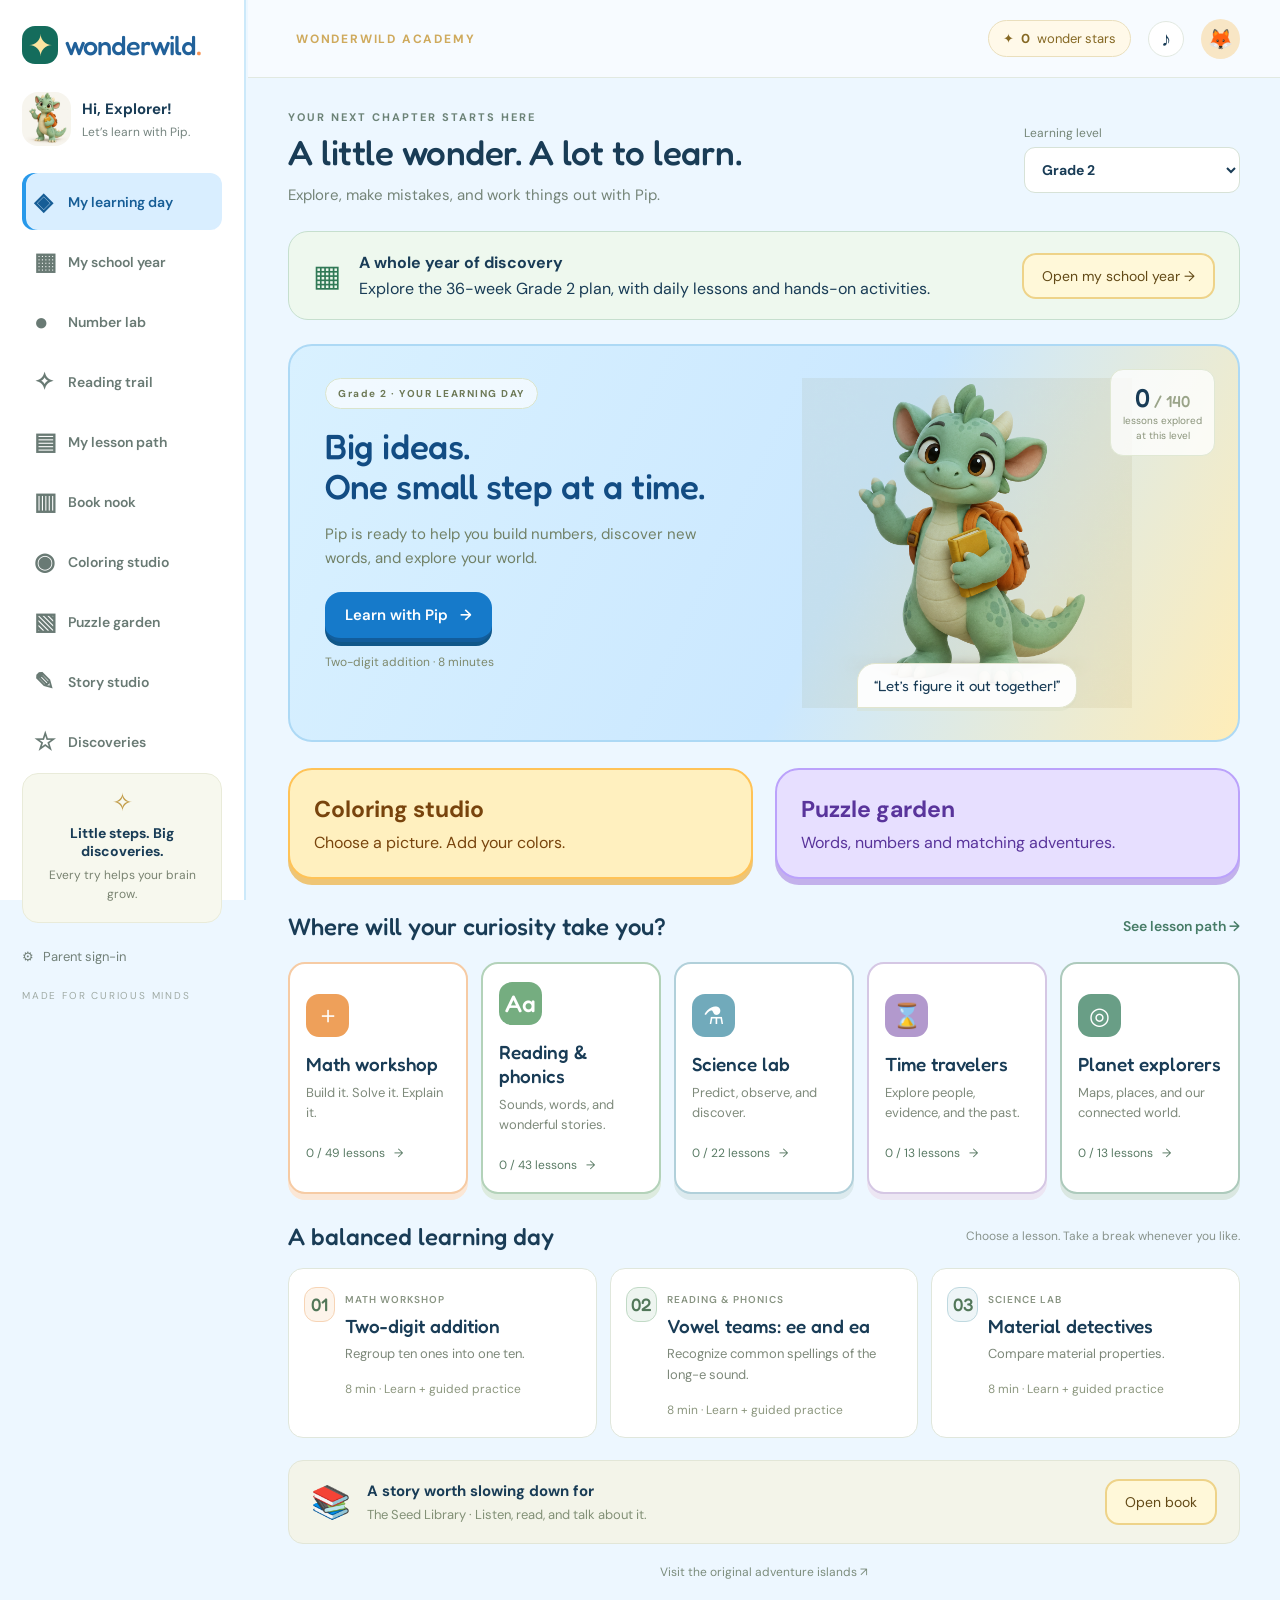
<file: index.html>
<!doctype html>
<html lang="en"><head><meta charset="UTF-8"><meta name="viewport" content="width=device-width,initial-scale=1"><meta name="theme-color" content="#146c5c"><title>Wonderwild Academy · Learn with Pip</title><meta name="description" content="Learn with Pip through K–6 starter lessons in math, reading, phonics, science, history and geography."><link rel="icon" href="data:image/svg+xml,%3Csvg xmlns='http://www.w3.org/2000/svg' viewBox='0 0 64 64'%3E%3Crect width='64' height='64' rx='20' fill='%23146c5c'/%3E%3Ctext x='12' y='47' font-size='44'%3E✦%3C/text%3E%3C/svg%3E"><link rel="stylesheet" href="style.css"><link rel="stylesheet" href="academy.css?v=8"><script src="profile-storage.js?v=11" defer></script>
<script src="app.js?v=11" defer></script><script src="curriculum.js?v=8" defer></script><script src="learning-tools.js?v=58" defer></script><script src="year-curriculum.js?v=8" defer></script><script src="year-reading.js?v=8" defer></script><script src="year-inquiry.js?v=8" defer></script><script src="year-plan.js?v=8" defer></script><script src="year-checks.js?v=8" defer></script><script src="year-visuals.js?v=8" defer></script><script src="reading-recorder.js?v=8" defer></script><script src="book-expansions.js?v=8" defer></script><script src="extra-lessons.js?v=8" defer></script><script src="curriculum-growth.js?v=8" defer></script><script src="library-expansion.js?v=8" defer></script><script src="library-grade1.js?v=8" defer></script><script src="library-grade3.js?v=8" defer></script><script src="library-grade4.js?v=8" defer></script><script src="library-grade5.js?v=8" defer></script><script src="library-grade6.js?v=8" defer></script><script src="literacy-pilot.js?v=23" defer></script><script src="phonics-practice.js?v=23" defer></script><script src="letter-foundations.js?v=20" defer></script><script src="drawing-studio.js?v=10" defer></script>
<script src="playroom.js?v=11" defer></script><script src="puzzle-garden.js?v=10" defer></script>
<script src="human-voice.js?v=9" defer></script><script src="pip-3d.js?v=8" defer></script><script src="lesson-illustrations.js?v=10" defer></script>
<script src="k1-year.js?v=58" defer></script><script src="k1-reviews.js?v=25" defer></script><script src="opening-month.js?v=26" defer></script><script src="second-month.js?v=26" defer></script><script src="second-month-explorations.js?v=26" defer></script><script src="second-month-plans.js?v=26" defer></script><script src="third-month.js?v=27" defer></script><script src="third-month-reading.js?v=27" defer></script><script src="third-month-inquiry.js?v=27" defer></script><script src="third-month-plans.js?v=27" defer></script><script src="week-thirteen.js?v=28" defer></script><script src="week-thirteen-plans.js?v=28" defer></script><script src="literacy-next.js?v=30" defer></script><script src="week-fourteen.js?v=32" defer></script><script src="week-fourteen-plans.js?v=31" defer></script><script src="week-fifteen-reading.js?v=33" defer></script><script src="week-fifteen.js?v=34" defer></script><script src="week-fifteen-plans.js?v=34" defer></script><script src="week-sixteen-reading.js?v=35" defer></script><script src="week-sixteen.js?v=36" defer></script><script src="week-sixteen-plans.js?v=36" defer></script><script src="week-seventeen-reading.js?v=37" defer></script><script src="week-seventeen.js?v=38" defer></script><script src="week-seventeen-plans.js?v=38" defer></script><script src="week-eighteen-reading.js?v=39" defer></script><script src="week-eighteen.js?v=40" defer></script><script src="week-eighteen-plans.js?v=40" defer></script><script src="week-nineteen-reading.js?v=41" defer></script><script src="week-nineteen.js?v=42" defer></script><script src="week-nineteen-plans.js?v=42" defer></script><script src="week-twenty-reading.js?v=43" defer></script><script src="week-twenty.js?v=44" defer></script><script src="week-twenty-plans.js?v=44" defer></script><script src="week-twenty-one-reading.js?v=45" defer></script><script src="week-twenty-one.js?v=46" defer></script><script src="week-twenty-one-plans.js?v=46" defer></script><script src="week-twenty-two-reading.js?v=47" defer></script><script src="week-twenty-two.js?v=48" defer></script><script src="week-twenty-two-plans.js?v=48" defer></script><script src="week-twenty-three-reading.js?v=49" defer></script><script src="week-twenty-three.js?v=50" defer></script><script src="week-twenty-three-plans.js?v=50" defer></script><script src="week-twenty-four-reading.js?v=51" defer></script><script src="week-twenty-four.js?v=52" defer></script><script src="week-twenty-four-plans.js?v=52" defer></script><script src="week-twenty-five-reading.js?v=53" defer></script><script src="week-twenty-five.js?v=54" defer></script><script src="week-twenty-five-plans.js?v=54" defer></script><script src="week-twenty-six-reading.js?v=55" defer></script><script src="k1-batch-26-29-math.js?v=56" defer></script><script src="k1-batch-27-29-reading.js?v=56" defer></script><script src="k1-batch-26-29-plans.js?v=56" defer></script><script src="k1-batch-30-33-math.js?v=57" defer></script><script src="k1-batch-30-33-reading.js?v=57" defer></script><script src="k1-batch-30-33-plans.js?v=57" defer></script><script src="k1-batch-34-36-math.js?v=58" defer></script><script src="k1-batch-34-36-reading.js?v=58" defer></script><script src="k1-batch-34-36-plans.js?v=58" defer></script><script src="k1-daylight-evidence.js?v=60" defer></script><script src="k1-daylight-repair.js?v=60" defer></script><script src="word-builder.js?v=19" defer></script><script src="number-lab.js?v=17" defer></script><script src="sound-playground.js?v=59" defer></script><script src="spelling-workshop.js?v=29" defer></script><script src="school.js?v=60" defer></script><link rel="stylesheet" href="playroom.css?v=31"></head>
<body><aside class="sidebar"><a class="brand" href="#explore"><span class="brand-icon">✦</span> wonderwild<span class="brand-dot">.</span></a><div class="profile"><div class="avatar">🦊</div><div><strong>Hey, Explorer!</strong><small>Ready for a little wonder?</small></div></div><nav aria-label="Main navigation"><button class="nav active" data-page="explore"><span>◈</span> My adventure</button><button class="nav" data-page="studio"><span>✎</span> Story studio <i>NEW</i></button><button class="nav" data-page="collection"><span>☆</span> My discoveries</button></nav><div class="sidebar-bottom"><div class="small-note"><span>✧</span><strong>Little steps. Big discoveries.</strong><p>Every try helps your brain grow.</p></div><button class="parent-link" data-page="parents">⚙ &nbsp; Parent sign-in</button><span class="edition">MADE FOR CURIOUS MINDS</span></div></aside>
<main><header class="topbar"><div class="crumb">Your world of <strong>possibilities</strong> <span>✦</span></div><div class="top-actions"><span class="points">✦ <b id="points">0</b> wonder stars</span><button id="sound" class="icon-button" aria-label="Turn sound on" title="Turn sound on">♪</button><div class="mini-avatar">🦊</div></div></header><div id="app"></div></main><dialog id="quest-dialog" aria-labelledby="quest-title"></dialog><div id="toast" role="status"></div><script src="family-accounts.js?v=29" defer></script>
</body></html>
</file>
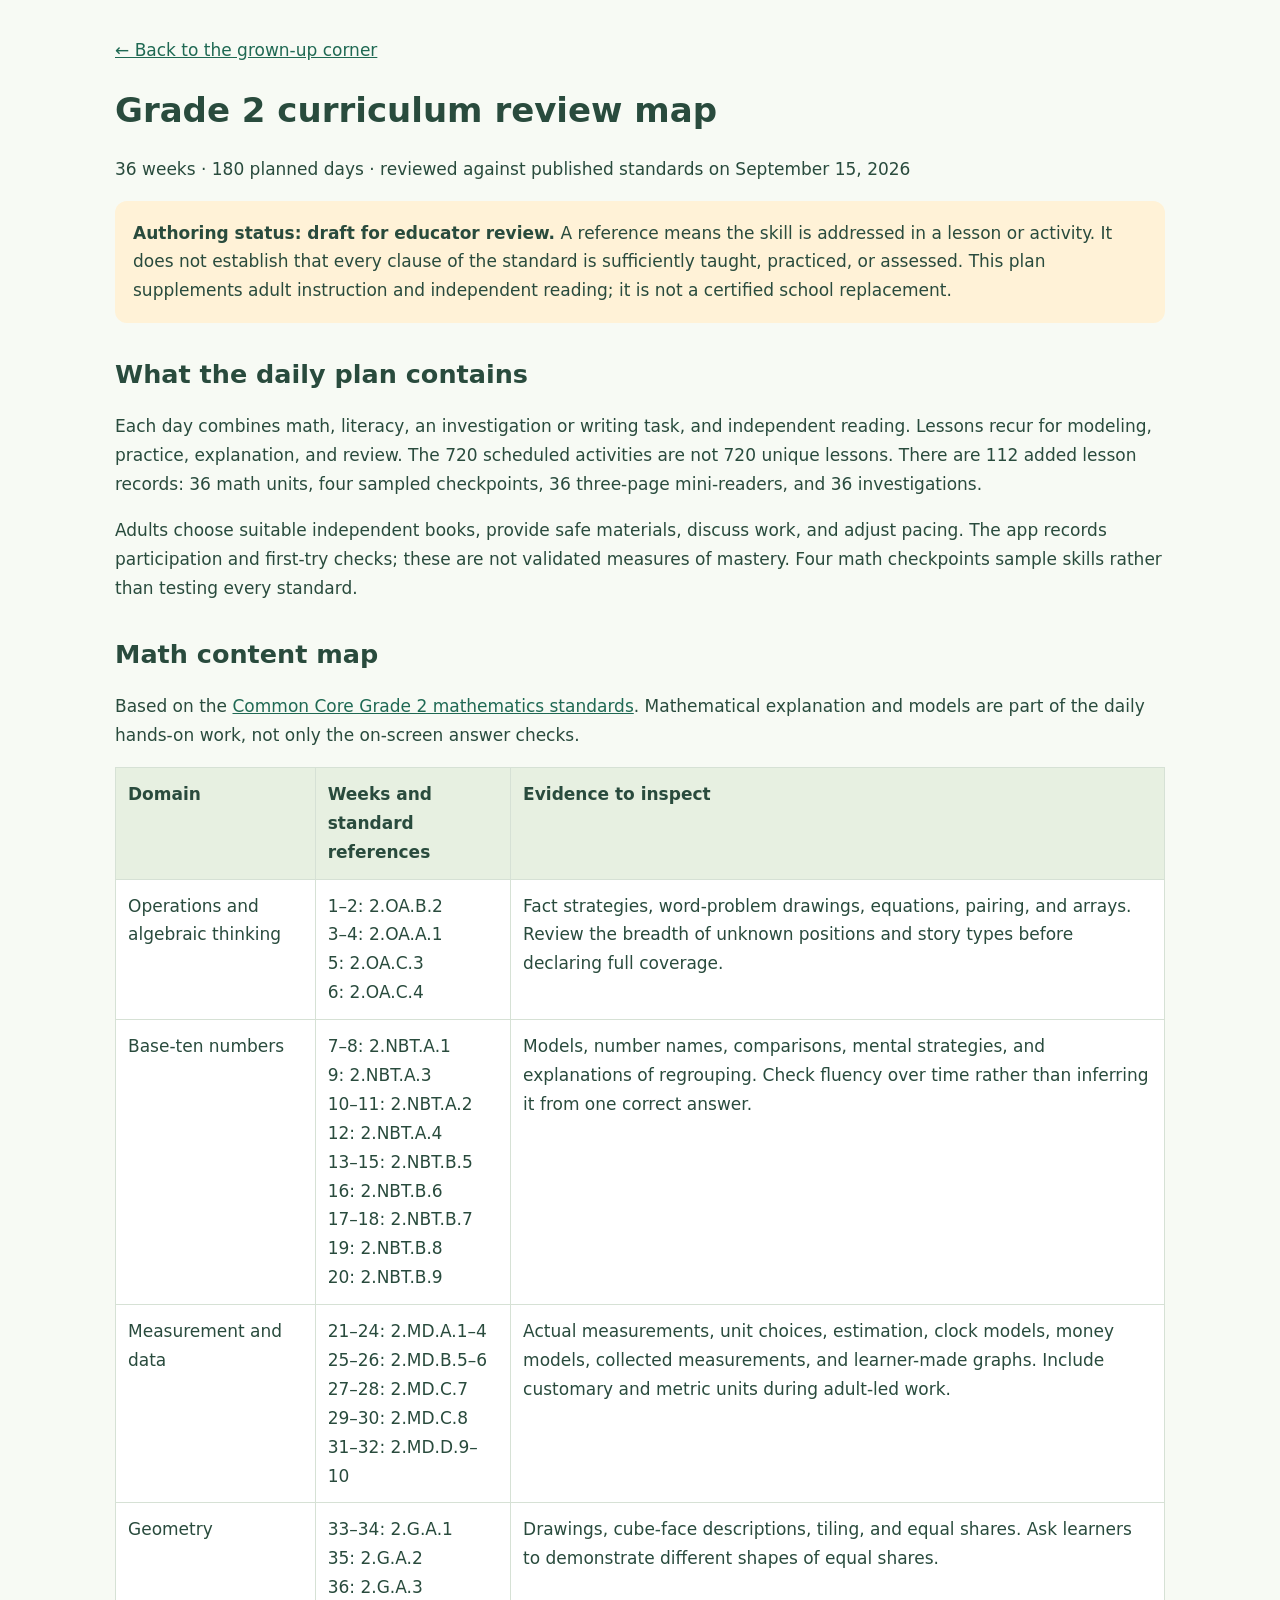
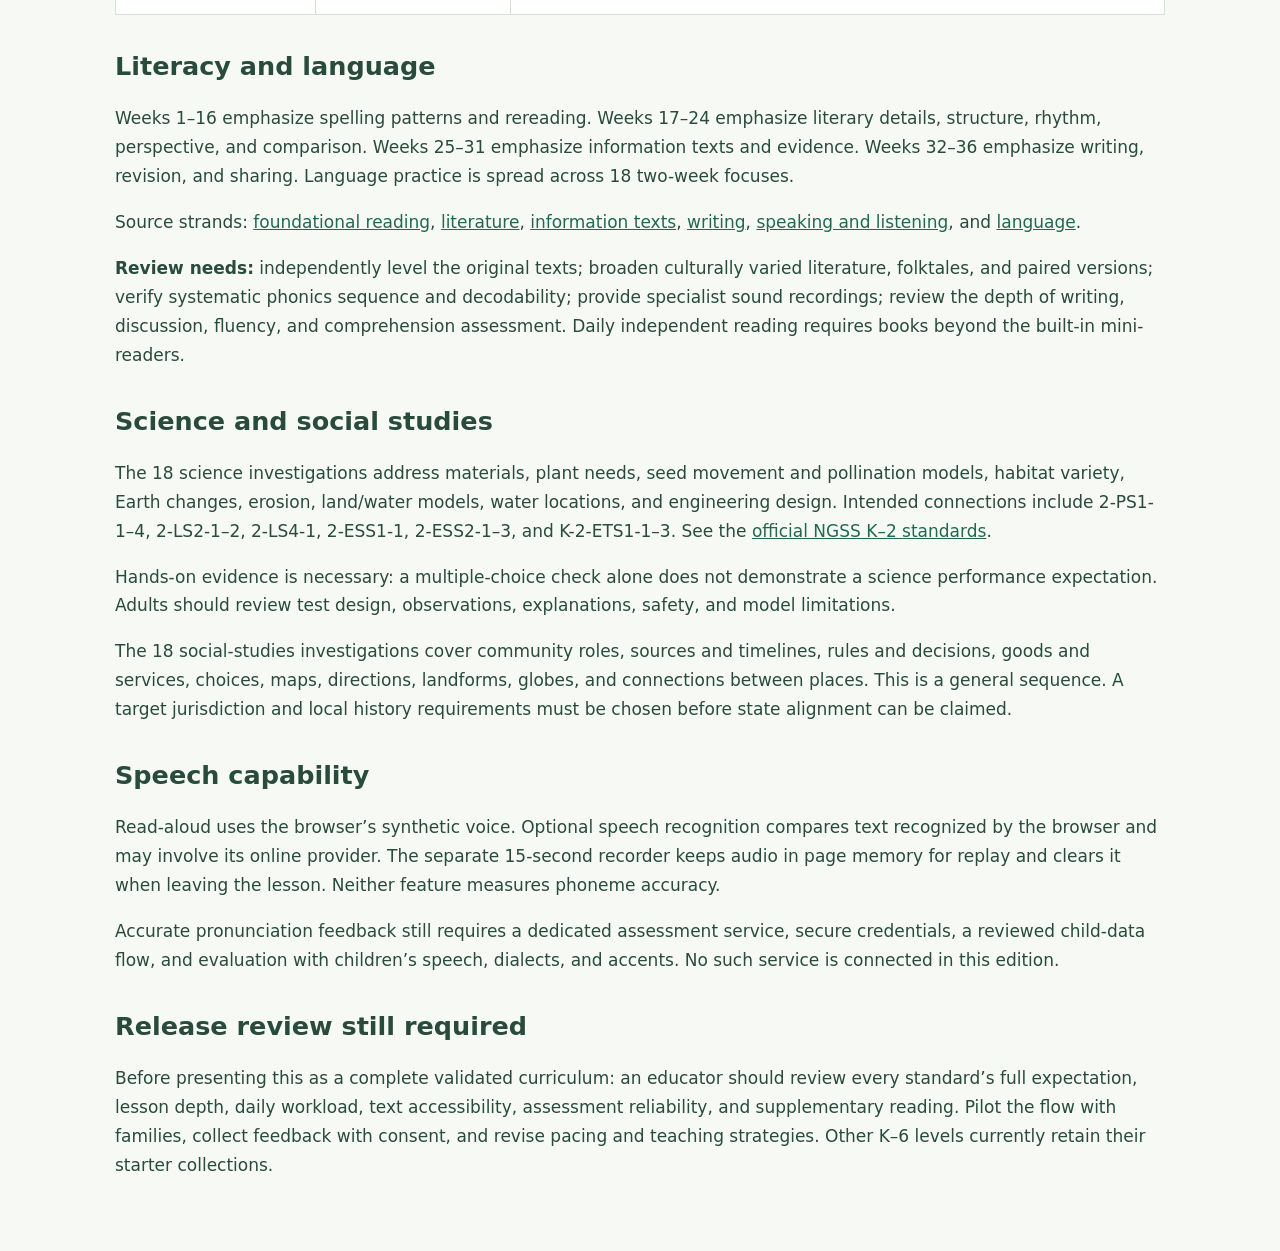
<file: curriculum-review.html>
<!doctype html><html lang="en"><meta charset="utf-8"><meta name="viewport" content="width=device-width,initial-scale=1"><title>Wonderwild · Curriculum review map</title><style>body{font:17px/1.7 system-ui,sans-serif;color:#294b3d;background:#f7faf4;max-width:1050px;margin:auto;padding:36px 22px}h1,h2{line-height:1.3}a{color:#1f6953}table{border-collapse:collapse;width:100%;background:white}th,td{text-align:left;padding:12px;border:1px solid #d6e1d5;vertical-align:top}th{background:#e7f0e1}section{margin:35px 0}.table-wrap{overflow:auto}.status{padding:18px;background:#fff2d7;border-radius:12px}small{color:#5d7166}@media print{body{padding:0}a{color:inherit}}</style>
<a href="index.html#parents">← Back to the grown-up corner</a><h1>Grade 2 curriculum review map</h1><p>36 weeks · 180 planned days · reviewed against published standards on September 15, 2026</p><p class="status"><strong>Authoring status: draft for educator review.</strong> A reference means the skill is addressed in a lesson or activity. It does not establish that every clause of the standard is sufficiently taught, practiced, or assessed. This plan supplements adult instruction and independent reading; it is not a certified school replacement.</p>
<section><h2>What the daily plan contains</h2><p>Each day combines math, literacy, an investigation or writing task, and independent reading. Lessons recur for modeling, practice, explanation, and review. The 720 scheduled activities are not 720 unique lessons. There are 112 added lesson records: 36 math units, four sampled checkpoints, 36 three-page mini-readers, and 36 investigations.</p><p>Adults choose suitable independent books, provide safe materials, discuss work, and adjust pacing. The app records participation and first-try checks; these are not validated measures of mastery. Four math checkpoints sample skills rather than testing every standard.</p></section>
<section><h2>Math content map</h2><p>Based on the <a href="https://www.thecorestandards.org/Math/Content/2/">Common Core Grade 2 mathematics standards</a>. Mathematical explanation and models are part of the daily hands-on work, not only the on-screen answer checks.</p><div class="table-wrap"><table><thead><tr><th>Domain</th><th>Weeks and standard references</th><th>Evidence to inspect</th></tr></thead><tbody>
<tr><td>Operations and algebraic thinking</td><td>1–2: 2.OA.B.2<br>3–4: 2.OA.A.1<br>5: 2.OA.C.3<br>6: 2.OA.C.4</td><td>Fact strategies, word-problem drawings, equations, pairing, and arrays. Review the breadth of unknown positions and story types before declaring full coverage.</td></tr>
<tr><td>Base-ten numbers</td><td>7–8: 2.NBT.A.1<br>9: 2.NBT.A.3<br>10–11: 2.NBT.A.2<br>12: 2.NBT.A.4<br>13–15: 2.NBT.B.5<br>16: 2.NBT.B.6<br>17–18: 2.NBT.B.7<br>19: 2.NBT.B.8<br>20: 2.NBT.B.9</td><td>Models, number names, comparisons, mental strategies, and explanations of regrouping. Check fluency over time rather than inferring it from one correct answer.</td></tr>
<tr><td>Measurement and data</td><td>21–24: 2.MD.A.1–4<br>25–26: 2.MD.B.5–6<br>27–28: 2.MD.C.7<br>29–30: 2.MD.C.8<br>31–32: 2.MD.D.9–10</td><td>Actual measurements, unit choices, estimation, clock models, money models, collected measurements, and learner-made graphs. Include customary and metric units during adult-led work.</td></tr>
<tr><td>Geometry</td><td>33–34: 2.G.A.1<br>35: 2.G.A.2<br>36: 2.G.A.3</td><td>Drawings, cube-face descriptions, tiling, and equal shares. Ask learners to demonstrate different shapes of equal shares.</td></tr>
</tbody></table></div></section>
<section><h2>Literacy and language</h2><p>Weeks 1–16 emphasize spelling patterns and rereading. Weeks 17–24 emphasize literary details, structure, rhythm, perspective, and comparison. Weeks 25–31 emphasize information texts and evidence. Weeks 32–36 emphasize writing, revision, and sharing. Language practice is spread across 18 two-week focuses.</p><p>Source strands: <a href="https://www.thecorestandards.org/ELA-Literacy/RF/2/">foundational reading</a>, <a href="https://www.thecorestandards.org/ELA-Literacy/RL/2/">literature</a>, <a href="https://www.thecorestandards.org/ELA-Literacy/RI/2/">information texts</a>, <a href="https://www.thecorestandards.org/ELA-Literacy/W/2/">writing</a>, <a href="https://www.thecorestandards.org/ELA-Literacy/SL/2/">speaking and listening</a>, and <a href="https://www.thecorestandards.org/ELA-Literacy/L/2/">language</a>.</p><p><strong>Review needs:</strong> independently level the original texts; broaden culturally varied literature, folktales, and paired versions; verify systematic phonics sequence and decodability; provide specialist sound recordings; review the depth of writing, discussion, fluency, and comprehension assessment. Daily independent reading requires books beyond the built-in mini-readers.</p></section>
<section><h2>Science and social studies</h2><p>The 18 science investigations address materials, plant needs, seed movement and pollination models, habitat variety, Earth changes, erosion, land/water models, water locations, and engineering design. Intended connections include 2-PS1-1–4, 2-LS2-1–2, 2-LS4-1, 2-ESS1-1, 2-ESS2-1–3, and K-2-ETS1-1–3. See the <a href="https://www.nextgenscience.org/sites/default/files/K-2DCI.pdf">official NGSS K–2 standards</a>.</p><p>Hands-on evidence is necessary: a multiple-choice check alone does not demonstrate a science performance expectation. Adults should review test design, observations, explanations, safety, and model limitations.</p><p>The 18 social-studies investigations cover community roles, sources and timelines, rules and decisions, goods and services, choices, maps, directions, landforms, globes, and connections between places. This is a general sequence. A target jurisdiction and local history requirements must be chosen before state alignment can be claimed.</p></section>
<section><h2>Speech capability</h2><p>Read-aloud uses the browser’s synthetic voice. Optional speech recognition compares text recognized by the browser and may involve its online provider. The separate 15-second recorder keeps audio in page memory for replay and clears it when leaving the lesson. Neither feature measures phoneme accuracy.</p><p>Accurate pronunciation feedback still requires a dedicated assessment service, secure credentials, a reviewed child-data flow, and evaluation with children’s speech, dialects, and accents. No such service is connected in this edition.</p></section>
<section><h2>Release review still required</h2><p>Before presenting this as a complete validated curriculum: an educator should review every standard’s full expectation, lesson depth, daily workload, text accessibility, assessment reliability, and supplementary reading. Pilot the flow with families, collect feedback with consent, and revise pacing and teaching strategies. Other K–6 levels currently retain their starter collections.</p></section></html>
</file>
<file: style.css>
@import url('https://fonts.googleapis.com/css2?family=DM+Sans:wght@400;500;600;700&family=Fredoka:wght@400;500;600&display=swap');
:root{--ink:#233d39;--green:#146c5c;--muted:#75847f;--bg:#f6f8f5;--line:#e2e9e1;--orange:#f79454}*{box-sizing:border-box}body{margin:0;background:var(--bg);color:var(--ink);font-family:'DM Sans',sans-serif;font-size:16px}button,input,textarea,select{font:inherit}button,a,input,textarea,select{-webkit-tap-highlight-color:transparent}button{cursor:pointer}button:focus-visible,a:focus-visible{outline:3px solid #f79454;outline-offset:4px}button{color:inherit}button:disabled{cursor:default}a{color:var(--green)}.sidebar{position:fixed;width:248px;height:100dvh;background:#fff;border-right:1px solid var(--line);padding:32px 22px;display:flex;flex-direction:column;z-index:3}.brand{display:flex;align-items:center;font-family:Fredoka,sans-serif;font-weight:500;font-size:27px;text-decoration:none;letter-spacing:-1px;white-space:nowrap}.brand-icon{display:inline-grid;place-items:center;background:var(--green);color:#fce5a0;border-radius:13px;width:36px;height:38px;margin-right:7px;font-size:30px}.brand-dot{color:var(--orange)}.profile{display:flex;gap:11px;align-items:center;margin:44px 0 31px}.avatar{font-size:29px;background:#fcf0d9;border:4px solid #fff;outline:1px solid #eee3cc;border-radius:50%;padding:7px}.profile strong{font-size:15px}.profile small{display:block;color:var(--muted);font-size:12px;margin-top:5px}.nav{width:100%;border:0;background:none;border-radius:12px;padding:16px 13px;text-align:left;margin:3px 0;font-size:14px;font-weight:600;display:flex;align-items:center;gap:13px;color:#697a74}.nav span{font-size:23px;width:21px}.nav.active{background:#e9f3ec;color:var(--green)}.nav:hover{background:#f2f5ee}.nav i{font-style:normal;font-size:10px;color:#ba7040;background:#fff0d9;border-radius:5px;padding:3px 5px;margin-left:auto}.sidebar-bottom{margin-top:auto}.small-note{background:#f7f8ee;border:1px solid #e9ebd9;border-radius:16px;padding:18px 13px;text-align:center}.small-note>span{font-size:30px;color:#c19b46}.small-note strong{display:block;font-size:13px;margin-top:5px}.small-note p{font-size:12px;color:#798371;line-height:1.6;margin:6px 0}.parent-link{background:none;border:0;color:#728179;font-size:13px;padding:25px 0 18px;width:100%;text-align:left}.edition{font-size:9px;letter-spacing:1.8px;color:#a0aba5}main{margin-left:248px}.topbar{height:88px;display:flex;justify-content:space-between;align-items:center;border-bottom:1px solid var(--line);padding:0 40px;background:#fff9}.crumb{font-size:13px;color:#7a8881}.crumb strong{font-weight:500;color:#425e52}.crumb>span{color:#cfaa5d;margin-left:8px}.top-actions{display:flex;gap:17px;align-items:center}.points{border:1px solid #eadfbd;background:#fff9e9;padding:9px 14px;border-radius:30px;font-size:13px;color:#856823}.points>b{margin:0 4px}.icon-button{width:36px;height:36px;border:1px solid var(--line);border-radius:50%;background:white;font-size:20px}.mini-avatar{background:#f8e6c5;border-radius:50%;padding:7px;font-size:20px}#app{max-width:1600px;margin:auto;padding:32px 40px 40px}.eyebrow{color:#6c8377;font-size:11px;font-weight:700;letter-spacing:2px;text-transform:uppercase}.welcome{display:flex;align-items:center;justify-content:space-between;margin-bottom:23px}.welcome h1,h1{font:500 36px/1.2 Fredoka,sans-serif;letter-spacing:-.5px;margin:7px 0 8px}.welcome p{color:#7a8880;font-size:14px;margin:0}.day-tag{font-size:12px;padding:9px 13px;border:1px solid #dce5d7;border-radius:20px;background:#fff}.adventure-layout{display:grid;grid-template-columns:minmax(0,1fr) 270px;gap:22px}.map{position:relative;height:442px;background:#b9e4df;border-radius:23px;overflow:hidden;border:5px solid white;box-shadow:0 5px 20px #25432f08}.map-art{position:absolute;width:100%;height:100%;object-fit:cover;inset:0}.map-top{position:absolute;top:18px;left:18px;background:#fffffff0;border-radius:12px;padding:10px 14px;box-shadow:0 3px 8px #18564115;font-size:12px}.map-top strong{display:block;font-size:15px;margin-bottom:3px}.map-top small{color:#7d8b7d}.map-badge{position:absolute;right:18px;top:18px;background:#fffdf2e8;border-radius:50%;width:40px;height:40px;display:grid;place-items:center;font-size:22px;color:#438a78}.island{position:absolute;transform:translate(-50%,-50%);background:#fffdf8;border:3px solid white;border-radius:14px;box-shadow:0 5px 0 #234d3330,0 7px 18px #234d3325;padding:9px 14px;white-space:nowrap;font-size:13px;font-weight:700;transition:transform .2s}.island:hover{transform:translate(-50%,-58%) scale(1.04)}.island small{display:block;font-size:10px;font-weight:500;margin-top:3px;color:#708078}.island span{font-size:18px;margin-right:4px}.island.story{left:25%;top:44%;border-bottom-color:#a7d292}.island.math{left:73%;top:40%;border-bottom-color:#f6bf84}.island.science{left:70%;top:76%;border-bottom-color:#97ccd8}.island.logic{left:26%;top:80%;border-bottom-color:#b4a1df}.map-caption{position:absolute;bottom:12px;left:50%;transform:translateX(-50%);background:#fff9;border-radius:20px;padding:6px 14px;font-size:10px;white-space:nowrap}.quest-card{background:#fff;border:1px solid var(--line);border-radius:20px;padding:23px;display:flex;flex-direction:column;min-width:0}.quest-card .eyebrow{font-size:10px}.companion{height:101px;background:#edf5e8;border-radius:17px;display:grid;place-items:center;font-size:65px;margin:16px 0;position:relative}.companion:after{content:'✧';position:absolute;right:25px;top:10px;color:#d1ac50;font-size:30px}.quest-card h2{font:500 24px/1.2 Fredoka;margin:2px 0 8px}.quest-card p{font-size:13px;line-height:1.7;color:#78847d;margin:0 0 13px}.quest-meta{display:flex;gap:15px;font-size:11px;color:#6b7f70;margin:8px 0 18px}.primary{border:0;border-bottom:4px solid #0e5749;background:var(--green);color:#fff;border-radius:12px;padding:13px 20px;font-weight:600;font-size:14px}.primary:hover{background:#21836d}.quest-card .primary{margin-top:auto;width:100%}.kind-note{font-size:10px;text-align:center;margin-top:11px;color:#8a938b}.section-title{display:flex;justify-content:space-between;align-items:center;margin:28px 0 17px}.section-title h2{font:500 24px Fredoka;margin:0}.section-title span{color:#88938c;font-size:12px}.world-grid{display:grid;grid-template-columns:repeat(4,1fr);gap:16px}.world-card{border:1px solid var(--line);background:white;border-radius:16px;text-align:left;padding:19px;position:relative;transition:transform .2s,box-shadow .2s}.world-card:hover{transform:translateY(-4px);box-shadow:0 7px 20px #29473910}.world-icon{width:45px;height:45px;border-radius:14px;display:grid;place-items:center;font-size:25px;margin-bottom:12px;background:var(--tint)}.world-card h3{font:500 18px Fredoka;margin:0 0 6px}.world-card p{font-size:11px;color:#899187;margin:0 0 16px}.world-card .arrow{position:absolute;right:18px;top:28px;color:#8a988d}.progress-track{height:5px;background:#eef2eb;border-radius:20px;overflow:hidden}.progress-track>div{height:100%;background:var(--color);border-radius:20px}.world-card small{font-size:10px;color:#7f8f80;display:block;margin-top:8px}.bottom-note{display:flex;gap:10px;justify-content:center;color:#8a988e;font-size:11px;margin-top:23px}.subheading{font:500 26px Fredoka;margin:0 0 12px}.panel{background:#fff;border:1px solid var(--line);border-radius:20px;padding:28px;margin-top:24px}.panel p{line-height:1.7;color:#738078}.back{border:0;background:transparent;color:var(--green);padding:0;margin-bottom:18px}.mission-grid{display:grid;grid-template-columns:repeat(3,1fr);gap:20px;margin-top:28px}.mission{background:#fff;border:1px solid var(--line);border-radius:20px;padding:25px}.mission .number{width:45px;height:45px;background:#eef4e8;display:grid;place-items:center;border-radius:14px;font-family:Fredoka;font-size:22px}.mission h2{font:500 23px Fredoka}.mission p{font-size:14px;color:#7a867c;min-height:43px;line-height:1.6}.mission .primary{width:100%;margin-top:15px}.badge-grid{display:grid;grid-template-columns:repeat(4,1fr);gap:20px;margin-top:25px}.badge{text-align:center;background:#fff;border:1px solid var(--line);padding:28px 15px;border-radius:20px}.badge.locked{filter:grayscale(1);opacity:.6}.badge>span{font-size:60px}.badge h3{font:500 21px Fredoka}.badge p{font-size:13px;color:#738078}.studio-grid{display:grid;grid-template-columns:1fr 300px;gap:24px}.field-label{display:block;font-weight:600;font-size:14px;margin:20px 0 9px}.story-selects{display:grid;grid-template-columns:repeat(3,1fr);gap:14px}select,input,textarea{width:100%;border:1px solid #d7e2d7;border-radius:12px;padding:13px;background:#fcfdfb;color:var(--ink)}textarea{resize:vertical;line-height:1.7;min-height:200px}.studio-actions{display:flex;flex-wrap:wrap;gap:12px;margin-top:16px}.secondary{border:1px solid #ceddcd;border-bottom:3px solid #cbd9c9;background:#f5f8ef;border-radius:12px;padding:12px 18px;font-size:14px}.feedback{background:#eef6e9;border-radius:14px;padding:17px;line-height:1.7;font-size:14px;margin-top:17px}.stat-grid{display:grid;grid-template-columns:repeat(3,1fr);gap:18px}.stat{background:#f2f6ed;padding:23px;border-radius:14px}.stat strong{font:500 32px Fredoka;display:block}.stat span{font-size:13px;color:#788572}dialog{border:0;border-radius:26px;padding:30px;max-width:620px;width:calc(100% - 32px);color:var(--ink);box-shadow:0 30px 120px #153d4960}dialog::backdrop{background:#16383299;backdrop-filter:blur(5px)}.dialog-head{display:flex;align-items:center;justify-content:space-between;gap:20px;font-size:12px;color:#809081}.close{border:0;background:#f1f4ee;border-radius:50%;width:35px;height:35px;font-size:20px}.quest-progress{display:flex;gap:7px;margin:18px 0 25px}.quest-progress span{height:6px;flex:1;background:#edf0e7;border-radius:10px}.quest-progress span.done{background:#55a685}dialog h2{font:500 28px/1.3 Fredoka;margin:14px 0}dialog .prompt{background:#f7f5e9;border-radius:16px;padding:20px;font-size:18px;line-height:1.7}.answers{display:grid;gap:11px;margin:20px 0}.answer{text-align:left;border:2px solid #e0e7db;border-bottom-width:4px;border-radius:13px;background:white;padding:15px;font-size:15px}.answer:hover:not(:disabled){border-color:#68a98c;background:#f5faf1}.answer.correct{background:#e8f6dd;border-color:#73aa55}.answer.incorrect{background:#fff0df;border-color:#e9b27a}.response{padding:15px;border-radius:12px;background:#eff6e7;line-height:1.6;font-size:14px;margin-bottom:15px}.dialog-actions{display:flex;justify-content:space-between;gap:12px;align-items:center}.hint{font-size:13px;border:0;background:none;color:#6b7e5a;padding:12px}.celebration{text-align:center;padding:25px 0}.celebration>span{font-size:80px}.celebration p{color:#75836f;line-height:1.7}.chip-row{display:flex;flex-wrap:wrap;gap:10px;margin:20px 0}.word-chip{padding:11px 15px;border:2px solid #dbe6cf;border-radius:12px;background:#f4f8ed}.sequence{min-height:65px;background:#f4f6ef;border:2px dashed #dce3d3;border-radius:14px;padding:12px;display:flex;gap:8px;flex-wrap:wrap}#toast{position:fixed;bottom:25px;left:50%;transform:translateX(-50%);padding:14px 22px;background:#254c40;color:#fff;border-radius:15px;z-index:10;display:none;font-size:14px}.saved-story{white-space:pre-wrap;border-top:1px solid var(--line);padding-top:15px;overflow-wrap:anywhere}.research-list li{margin-bottom:14px;line-height:1.6;font-size:14px}.small-print{font-size:12px;color:#82907f}.map-loading{display:none}@media(min-width:1500px){.map{height:510px}.quest-card{padding:28px}.companion{height:135px}.quest-card h2{font-size:29px}}@media(max-width:1200px){.sidebar{width:215px;padding:30px 16px}.brand{font-size:24px}main{margin-left:215px}#app{padding:25px}.topbar{padding:0 25px}.adventure-layout{grid-template-columns:minmax(0,1fr) 235px;gap:15px}.quest-card{padding:18px}.map{height:428px}.world-card{padding:15px}.world-card h3{font-size:17px}}@media(max-width:980px){.sidebar{width:82px;padding:25px 12px}.brand{font-size:0;letter-spacing:0}.brand-icon{font-size:30px;margin:auto}.brand-dot,.profile,.nav i,.sidebar-bottom{display:none}.nav{font-size:0;justify-content:center;padding:14px}.nav span{font-size:27px}.sidebar nav{margin-top:35px}main{margin-left:82px}.adventure-layout{grid-template-columns:1fr}.quest-card{display:grid;grid-template-columns:80px 1fr 170px;column-gap:18px;padding:18px;align-items:center}.quest-card .eyebrow,.quest-card .kind-note,.quest-card .quest-meta{display:none}.companion{grid-row:1/4;height:85px;margin:0}.quest-card h2{font-size:23px}.quest-card p{grid-column:2;margin:0}.quest-card .primary{grid-column:3;grid-row:1/4}.map{height:420px}.world-grid{grid-template-columns:repeat(2,1fr)}.studio-grid{grid-template-columns:1fr}.mission-grid{grid-template-columns:1fr}.mission p{min-height:0}.badge-grid{grid-template-columns:repeat(2,1fr)}}@media(max-width:600px){.sidebar{width:100%;height:66px;bottom:0;top:auto;padding:0;background:#fff;border-top:1px solid var(--line)}.brand{display:none}.sidebar nav{margin:0;display:flex;height:100%}.nav{border-radius:0;margin:0;flex:1;display:flex;flex-direction:column;gap:2px;font-size:10px;padding:8px 0}.nav span{font-size:22px}.sidebar-bottom{display:block;position:fixed;top:21px;right:15px}.sidebar-bottom>*{display:none}.sidebar-bottom .parent-link{display:block;font-size:0;width:34px;height:34px;padding:0}.parent-link:after{content:'⚙';font-size:22px}.topbar{height:70px;padding:0 18px}.crumb{font-size:11px}.top-actions{gap:9px;padding-right:34px}.points{font-size:0;padding:7px 10px}.points b{font-size:14px}.mini-avatar{display:none}main{margin-left:0;padding-bottom:65px}#app{padding:23px 17px}.welcome h1,h1{font-size:29px}.welcome p{font-size:12px}.day-tag{display:none}.eyebrow{font-size:10px}.map{height:375px;border-width:3px;border-radius:18px}.map-top{left:10px;top:10px;padding:9px 11px}.map-top strong{font-size:13px}.map-badge{right:10px;top:10px}.island{font-size:11px;padding:8px}.island small{font-size:9px}.island.story{left:25%;top:43%}.island.math{left:74%;top:43%}.island.logic{left:25%;top:78%}.island.science{left:74%;top:75%}.quest-card{grid-template-columns:60px 1fr;padding:15px;gap:12px}.companion{height:67px;font-size:43px;grid-row:1/3}.companion:after{display:none}.quest-card h2{font-size:22px;margin:0}.quest-card p{font-size:12px}.quest-card .primary{grid-row:3;grid-column:1/3}.section-title h2{font-size:23px}.section-title span{font-size:10px}.world-grid{gap:11px}.world-card h3{font-size:17px}.world-card p{font-size:10px}.bottom-note{font-size:10px}.panel{padding:20px}.story-selects{grid-template-columns:1fr}.stat-grid{grid-template-columns:1fr}.badge-grid{gap:12px}.badge{padding:20px 10px}.badge h3{font-size:18px}.dialog-actions{flex-wrap:wrap}dialog{padding:23px}.prompt{font-size:16px!important}}
.island.science{left:26%;top:80%}.island.logic{left:73%;top:76%}.world-card p{font-size:13px}.world-card small{font-size:12px}.quest-card p{font-size:14px}.kind-note,.map-caption{font-size:12px}.map-caption{bottom:8px}.island small{font-size:11px}.world-card h3{line-height:1.35}.small-note strong{font-size:14px}.edition{font-size:10px}.profile small{font-size:12px}
@media(max-width:600px){.island.science{left:25%;top:78%}.island.logic{left:74%;top:75%}.island{min-height:48px}.world-card p{font-size:12px}.world-card small{font-size:12px}.map-caption{font-size:10px}.island small{font-size:10px}.world-card h3{font-size:18px}.topbar{gap:8px}.crumb{max-width:140px}.quest-card p{font-size:14px}}
@media(prefers-reduced-motion:reduce){*{transition:none!important;animation:none!important}}
</file>
<file: academy.css>
:root{--academy-teal:#206d5b;--academy-orange:#f4b069;--academy-paper:#f8faf6}body{background:var(--academy-paper)}.sidebar{width:246px;padding-top:26px}.sidebar nav{margin-top:0}.nav{font-size:14px;padding:13px 12px}.nav span{font-size:24px}.profile{margin:28px 0 24px}.profile-pip{width:49px;height:54px;object-fit:cover;border-radius:16px}.sidebar .small-note{padding:12px}.sidebar .small-note>span{font-size:25px}.school-brand{font-size:12px;letter-spacing:1.8px;font-weight:700;color:#587667}.topbar{height:78px}.academy-heading{display:flex;align-items:center;justify-content:space-between;gap:20px;margin-bottom:24px}.academy-heading h1{font-size:35px;margin-bottom:10px}.academy-heading p{color:#748478;font-size:15px;line-height:1.6;margin:0}.grade-control{font-size:12px;color:#758678;min-width:145px;display:block}.grade-control select{margin-top:6px;background:white;font-size:14px;font-weight:700;min-height:46px;border-radius:11px;padding:10px 13px}.academy-hero{display:flex;position:relative;isolation:isolate;overflow:hidden;min-height:310px;padding:32px 35px;border:1px solid #d8e5cd;border-radius:24px;background:#eef4df;gap:10px}.hero-copy{width:52%;z-index:1}.hero-pill{font-size:10px;letter-spacing:1.5px;background:#ffffffa6;border:1px solid #dae4cc;padding:8px 12px;border-radius:20px;display:inline-block;font-weight:700;color:#6d7956}.hero-copy h2{font:500 35px/1.15 Fredoka,sans-serif;margin:17px 0 14px;letter-spacing:-.4px}.hero-copy p{font-size:15px;line-height:1.65;color:#718066;max-width:380px}.hero-copy .primary{font-size:15px;margin-top:6px}.hero-detail{display:block;font-size:12px;margin-top:12px;color:#7e896d}.hero-pip{width:40%;position:relative;display:flex;align-items:center;justify-content:center}.hero-pip img{width:100%;max-width:330px;mix-blend-mode:multiply;object-fit:contain}.hello-note{position:absolute;bottom:0;background:#fffffff0;border:1px solid #e1e5ce;border-radius:18px 18px 18px 0;padding:12px 16px;font-family:Fredoka;font-size:15px;box-shadow:0 3px 0 #d4dcc155;white-space:nowrap}.hero-progress{position:absolute;right:23px;top:23px;text-align:center;background:#ffffffc9;border:1px solid #e0e8d4;border-radius:13px;padding:12px}.hero-progress strong{display:block;font-family:Fredoka;font-weight:500;font-size:26px}.hero-progress strong span{font-size:16px;color:#9aa489}.hero-progress>span{display:block;color:#8a947b;font-size:10px;line-height:1.5}.subject-grid{display:grid;grid-template-columns:repeat(5,minmax(0,1fr));gap:13px}.subject-card{text-align:left;padding:18px 16px;border:1px solid #dfe7dc;background:#fff;border-radius:17px;transition:transform .2s;min-width:0}.subject-card:hover{transform:translateY(-3px)}.subject-symbol{width:43px;height:43px;display:grid;place-items:center;background:color-mix(in srgb,var(--subject-color) 18%,white);color:color-mix(in srgb,var(--subject-color) 65%,#18382c);border-radius:13px;font:500 24px Fredoka}.subject-card h3{font:500 19px/1.25 Fredoka;margin:15px 0 7px}.subject-card p{font-size:13px;line-height:1.6;color:#7e8a7b;min-height:42px;margin:0 0 16px}.subject-card>span:last-child,.subject-card>strong{font-size:12px;color:#5a7b65}.text-button{padding:10px 0;border:0;background:none;color:#477c67;font-size:14px;font-weight:600}.daily-grid{display:grid;grid-template-columns:repeat(3,1fr);gap:13px}.lesson-tile{display:flex;align-items:flex-start;gap:16px;text-align:left;background:white;border:1px solid #e0e7dc;border-radius:15px;padding:21px;color:var(--ink);width:100%}.lesson-tile:hover{border-color:var(--subject-color);box-shadow:0 4px 16px #406b4610}.lesson-number{display:grid;place-items:center;flex-shrink:0;border:1px solid color-mix(in srgb,var(--subject-color) 45%,white);background:color-mix(in srgb,var(--subject-color) 12%,white);color:#527759;border-radius:12px;width:39px;height:42px;font:500 21px Fredoka}.lesson-subject{font-size:10px;color:#889482;letter-spacing:1px;text-transform:uppercase;font-weight:600}.lesson-tile h3{font:500 21px/1.3 Fredoka;margin:6px 0}.lesson-tile p{font-size:14px;line-height:1.6;color:#7d887a;margin:0 0 12px}.lesson-meta{font-size:12px;color:#8c977f}.tile-arrow{margin-left:auto;color:#628372}.daily-grid .lesson-tile{padding:18px 15px;gap:10px}.daily-grid .lesson-number{width:31px;height:35px;font-size:18px}.daily-grid .lesson-tile h3{font-size:19px}.daily-grid .lesson-tile p{font-size:13px}.daily-grid .tile-arrow{display:none}.home-bottom{margin-top:22px}.home-bottom>div{display:flex;gap:16px;align-items:center;border:1px solid #e2e6d7;background:#f3f4e9;border-radius:15px;padding:18px 22px}.home-bottom>div>span{font-size:32px}.home-bottom strong{font-size:15px}.home-bottom p{font-size:13px;color:#829076;margin:5px 0 0}.home-bottom .secondary{margin-left:auto;white-space:nowrap}.island-return{display:block;border:0;background:none;font-size:12px;color:#7c8d7d;padding:20px 0 0;margin:auto}.subject-intro{display:flex;align-items:center;gap:20px;border-radius:18px;background:color-mix(in srgb,var(--subject-color) 13%,white);border:1px solid color-mix(in srgb,var(--subject-color) 35%,white);padding:24px;margin-bottom:25px}.subject-intro>span{font:500 40px Fredoka;color:#58725b}.subject-intro strong{font-family:Fredoka;font-size:22px;font-weight:500}.subject-intro p{font-size:14px;color:#788a73;margin:6px 0 0}.subject-intro .primary{margin-left:auto}.lesson-list{display:grid;grid-template-columns:repeat(2,minmax(0,1fr));gap:15px}.math-demo{padding:24px;background:#fff9f0;border:1px solid #ecddc4;border-radius:17px;margin-bottom:24px}.math-demo>strong{font:500 23px Fredoka}.math-demo>p{color:#847d69;font-size:14px;line-height:1.6}#custom-math{display:flex;gap:14px;align-items:flex-end}#custom-math label{font-size:13px;color:#857d67;flex:1}#custom-math label:nth-child(2){max-width:95px}#custom-math input,#custom-math select{margin-top:7px;background:white;height:49px;font-size:18px}#custom-math button{height:49px;white-space:nowrap}#custom-error:empty{display:none}.plan-banner{display:flex;gap:20px;align-items:center;background:#eef4e9;padding:19px 24px;border-radius:16px}.plan-banner>span{font-size:40px;color:#75a27d}.plan-banner p{font-size:15px;line-height:1.7;margin:0;color:#6b7e65}.plan-subject{margin-bottom:30px}.coverage-note{font-size:13px;line-height:1.7;color:#8b9580;margin:27px 0}.book-grid{display:grid;grid-template-columns:repeat(3,1fr);gap:23px}.book-card{padding:12px;border:1px solid #e2e8da;background:white;border-radius:17px;text-align:left}.book-card.recommended{outline:2px solid #80a989;outline-offset:3px}.book-cover{position:relative;min-height:280px;background:var(--cover);padding:23px 24px;color:white;border-radius:5px 12px 12px 5px;border-left:8px solid #0002;box-shadow:4px 4px 0 #d8decc;display:flex;flex-direction:column}.book-cover>span:first-child{font-size:10px;letter-spacing:1.6px;color:#fffd}.book-cover h2{font:500 31px/1.15 Fredoka;max-width:220px;margin-top:27px}.book-mark{font-size:50px;margin:auto 0;text-align:center;color:#ffebbb}.book-cover small{font-size:9px;letter-spacing:1.8px;margin-top:15px;color:#fff9}.book-info{padding:19px 7px 8px}.book-info>span{font-size:12px;color:#779174}.book-info h3{font:500 20px Fredoka;margin:7px 0}.book-info p{font-size:12px;color:#8e9785;line-height:1.7;margin:0}.lesson-top{display:flex;align-items:center;gap:20px;margin-bottom:10px;font-size:12px;color:#87917e}.lesson-top .back{margin:0;font-size:14px}.lesson-top .text-button{margin-left:auto}.lesson-heading h1{font-size:34px}.lesson-heading p{font-size:15px;color:#7c8875;line-height:1.6;margin-bottom:22px}.lesson-stages{display:flex;gap:0;border:1px solid #dce5d5;border-radius:14px;overflow:hidden;background:#fff;margin-bottom:25px}.lesson-stages>span{flex:1;display:flex;align-items:center;justify-content:center;padding:14px 10px;gap:10px;font-size:14px;color:#889480}.lesson-stages>span b{width:25px;height:25px;display:grid;place-items:center;border:1px solid #dce4d4;border-radius:50%;font-size:12px;font-weight:500}.lesson-stages>.selected{color:#276b53;background:#eaf3e4}.lesson-stages>.selected b{background:#408363;color:white;border-color:#408363}.learning-workspace{display:grid;grid-template-columns:minmax(0,1fr) 285px;gap:23px;align-items:start}.learning-board{background:white;border:1px solid #dfe6d8;border-radius:21px;padding:29px;min-width:0;min-height:540px}.learning-board h2{font:500 27px/1.35 Fredoka;margin:13px 0 17px}.learning-board>p{font-size:16px;line-height:1.8;color:#6b7c65}.lesson-kicker{font-size:11px;font-weight:600;letter-spacing:1.6px;color:#929a80}.worked-example{background:#f7f8ef;border:1px solid #e2e7d3;border-radius:16px;padding:23px;margin:22px 0}.worked-example>span{font-size:11px;color:#92977e;letter-spacing:1.3px}.worked-example h3{font:500 31px Fredoka;margin:12px 0}.worked-steps{padding-left:22px;margin:17px 0 0}.worked-steps li{font-size:16px;line-height:1.8;color:#667a5d;margin:12px 0;padding-left:5px}.worked-steps li::marker{font-weight:700;color:#5c9465}.coach-panel{background:#f6f5e9;border:1px solid #e3e3cc;border-radius:21px;position:sticky;top:20px;padding:21px 19px;text-align:center}.coach-label{font-size:9px;letter-spacing:1.4px;color:#8a9377;font-weight:700;display:flex;gap:6px;align-items:center;justify-content:center}.live-dot{width:6px;height:6px;background:#8eaa71;border-radius:50%;display:inline-block}.pip-picture{height:190px;width:100%;object-fit:contain;mix-blend-mode:multiply;transform-origin:50% 95%}.pip-picture.talking{animation:pipTalk .7s ease-in-out infinite alternate}@keyframes pipTalk{to{transform:translateY(-5px) rotate(2deg)}}.speech-bubble{background:#fffefa;border:1px solid #e0e5d4;border-bottom-width:3px;border-radius:17px 17px 17px 2px;padding:18px;font-size:16px;line-height:1.75;text-align:left;min-height:100px}.hear-button{margin-top:15px;width:100%;border:1px solid #c5d6b7;border-bottom:3px solid #becfae;background:#e8f1dc;border-radius:12px;padding:12px;font-weight:600;font-size:14px;color:#4d7446}.voice-controls{display:flex;justify-content:space-between;margin-top:12px;gap:5px}.voice-controls button{border:0;background:none;font-size:11px;color:#7b8868;padding:7px 0}.speed-label{display:flex;gap:10px;align-items:center;text-align:left;font-size:12px;color:#7e886c;margin-top:6px}.speed-label select{padding:7px;font-size:12px;border-radius:8px;background:#fffff8}.speech-status{font-size:11px;color:#839373;line-height:1.6;margin-top:12px;min-height:18px}.coach-foot{border-top:1px solid #e2e4d2;margin-top:17px;padding-top:13px;font-size:11px;color:#91977d}.place-value-board{max-width:280px;margin:20px auto;--digits:3}.place-labels{display:flex;justify-content:flex-end;gap:0;font-size:10px;color:#8b987d}.place-labels>span{width:65px;text-align:center}.vertical-number{text-align:right;font:500 42px/1.4 'DM Sans',sans-serif;font-variant-numeric:tabular-nums;letter-spacing:20px;padding-right:9px}.vertical-number.second{position:relative}.vertical-number b{position:absolute;left:8px;font-weight:400;font-size:29px;top:8px;letter-spacing:0}.vertical-rule{height:3px;background:#c3d3b3;margin:4px 4px 10px}.math-caption{display:block;font-size:11px;text-align:center;color:#81906f;line-height:1.5}.counter-model{display:flex;flex-wrap:wrap;align-items:center;justify-content:center;gap:10px;padding:20px;max-width:400px;margin:auto}.counter{width:29px;height:29px;background:#fff;border:2px solid #bfd4ad;border-radius:50%}.counter.filled{background:#88b87a;border-color:#6da459}.counter.orange{background:#f5bd7d;border-color:#e9a05c}.counter-model strong{font-size:30px;padding:0 7px}.array-model{display:grid;max-width:300px;gap:5px;margin:20px auto}.array-model span{aspect-ratio:1;background:#b6d5a6;border:1px solid #91ba7c;border-radius:5px;min-width:10px}.model-caption{text-align:center;font-size:12px;color:#7a8a6c;line-height:1.6}.fraction-model{display:flex;gap:3px;max-width:350px;margin:28px auto;height:80px}.fraction-model span{flex:1;background:#f5f6ed;border:1px solid #c6d8b6}.fraction-model .shaded{background:#8abb79}.shape-model{display:block;width:180px;height:180px;margin:auto}.practice-top{display:flex;justify-content:space-between;gap:15px;color:#8d977f;font-size:11px}.practice-top>span:first-child{letter-spacing:1px;font-weight:700}.practice-progress{display:flex;gap:7px;margin:14px 0 30px}.practice-progress span{height:6px;background:#edf1e5;border-radius:10px;flex:1}.practice-progress .filled{background:#88b16f}.learning-board .problem-text{font-size:32px;line-height:1.5;margin:18px 0 24px}.answer-label{display:block;color:#71836a;font-size:14px;margin-top:25px;margin-bottom:9px}.answer-row{display:flex;gap:10px}.answer-row input{min-width:0;background:#fcfdf8;font-size:21px;border:2px solid #d4e0c8}.answer-row button{white-space:nowrap}.symbol-choices{display:flex;gap:15px}.symbol-choices button{width:70px;height:60px;font-size:30px;background:#f5f8ed;border:2px solid #cdddbe;border-bottom-width:4px;border-radius:11px}.answer-note{padding:17px 19px;background:#f4f5e9;border:1px solid #e3e6d0;border-radius:14px;margin:20px 0;font-size:15px;line-height:1.75;color:#6c7b5f}.answer-note p{margin:8px 0}.answer-note.success{background:#edf6e7;border-color:#c4dfb7;color:#4b7943}.answer-note.try-again{background:#fff6e7;border-color:#efddb9;color:#987740}.answer-note small{display:block;font-size:12px;line-height:1.6;margin-top:8px}.lesson-actions{display:flex;gap:15px;align-items:center;flex-wrap:wrap;margin-top:22px}.lesson-actions .primary{margin-left:auto}.teaching-passage{font-size:21px!important;line-height:1.9!important;color:#4e6b50!important}.notice-box{border-left:4px solid #d3c28e;padding:17px 20px;background:#fbf7e9;margin:26px 0}.notice-box p{color:#879074;font-size:16px;line-height:1.7;margin:7px 0}.reader-top{display:flex;justify-content:space-between;font-size:11px;color:#92967f;letter-spacing:1px}.reader-title{font-size:30px!important}.book-passage{font-size:25px;line-height:2.1;margin:25px 0 28px;color:#3e5842}.reading-word{font:inherit;line-height:inherit;border:0;background:none;color:inherit;padding:1px 2px;margin:0;display:inline;border-radius:5px;cursor:pointer}.reading-word:hover,.reading-word.speaking{background:#f7e4ab;color:#4c6245}.reading-tools{display:flex;gap:10px;flex-wrap:wrap}.reading-instruction{font-size:13px!important;line-height:1.7!important;color:#8c9781!important}.word-explorer{padding:16px 19px;background:#f7f8f0;border-radius:12px;border:1px solid #e3e7d6;margin-top:22px;font-size:14px;color:#718465}.word-explorer p{line-height:1.7}.word-explorer summary{cursor:pointer}.reader-navigation{display:flex;align-items:center;justify-content:space-between;gap:12px;border-top:1px solid #e6ebde;padding-top:22px;margin-top:28px}.reader-navigation>span{color:#8c997e;font-size:12px;white-space:nowrap}.reader-navigation button:disabled{opacity:.4}.phonics-word{text-align:center;background:#f5f7eb;border:1px solid #dfe6ce;border-radius:20px;margin:25px 0;padding:26px}.phonics-word>span{font-size:11px;color:#92a07d;letter-spacing:1.5px}.phonics-word strong{display:block;font:500 53px/1.5 Fredoka;color:#497848}.phonics-word>div{display:flex;gap:8px;justify-content:center}.phonics-word>div>span{background:#e3edce;padding:8px 12px;min-width:38px;border-bottom:3px solid #bfd098;border-radius:9px;font-size:20px;color:#6b854e}.reflection-prompt{font-size:20px!important}.school-complete{max-width:740px;margin:20px auto;text-align:center;background:#fff;border:1px solid #dfe7d7;border-radius:25px;padding:35px}.school-complete img{width:220px;height:230px;object-fit:contain;mix-blend-mode:multiply}.school-complete .eyebrow{display:block}.school-complete h1{font-size:35px}.school-complete>p{font-size:16px;line-height:1.8;color:#7a8b70}.complete-stat{background:#f8f0d9;padding:14px 20px;border:1px solid #eadcac;display:inline-block;border-radius:15px;color:#a38843;margin:10px 0;font-size:18px}.school-complete .studio-actions{justify-content:center;margin:25px 0}.break-note{font-size:14px;line-height:1.7;background:#f3f7ec;padding:20px;border-radius:14px;color:#7f9171}.feature-list{padding-left:22px}.feature-list li{font-size:16px;color:#74836c;line-height:1.8;margin:14px 0}.coverage-table{overflow:auto}table{border-collapse:collapse;width:100%;font-size:14px}th,td{text-align:left;padding:15px;border-bottom:1px solid #e2e8d9}th{color:#52764f;font-weight:600;background:#f5f8ef}.recent-lesson{display:flex;gap:20px;align-items:center;justify-content:space-between;padding:15px 0;border-bottom:1px solid #e4e9db}.recent-lesson small{display:block;color:#95a083;font-size:12px;margin-top:4px}.legacy-discoveries{margin-top:25px}.legacy-discoveries>summary{cursor:pointer;font-size:14px;color:#698460;padding:15px;background:#f0f4e7;border-radius:12px}.legacy-discoveries[open]>summary{margin-bottom:25px}[hidden]{display:none!important}
@media(max-width:1250px){.subject-card{padding:15px 12px}.subject-card h3{font-size:17px}.hero-copy h2{font-size:31px}.learning-workspace{grid-template-columns:minmax(0,1fr) 255px;gap:17px}.coach-panel{padding:18px 15px}.learning-board{padding:23px}.speech-bubble{font-size:15px;padding:15px}.book-cover h2{font-size:26px}.book-grid{gap:16px}.daily-grid{grid-template-columns:1fr}.daily-grid .lesson-tile{align-items:center}.daily-grid .lesson-tile p{margin-bottom:6px}.daily-grid .lesson-number{width:40px;height:45px}.daily-grid .tile-arrow{display:block}.daily-grid .lesson-tile h3{font-size:21px}}
@media(max-width:980px){.sidebar{width:82px;padding:25px 10px}.sidebar nav{margin-top:30px}.nav{font-size:0;padding:15px 8px}.nav span{font-size:25px}.subject-grid{grid-template-columns:repeat(3,minmax(0,1fr))}.subject-card h3{font-size:20px}.subject-card p{min-height:42px}.academy-heading h1{font-size:30px}.learning-workspace{grid-template-columns:1fr}.coach-panel{position:relative;top:0;display:grid;grid-template-columns:100px 1fr;gap:12px;text-align:left}.coach-label{grid-column:1/3;justify-content:flex-start}.pip-picture{grid-column:1;grid-row:2/5;height:135px}.speech-bubble{grid-column:2}.hear-button{grid-column:2;margin:0;width:150px}.voice-controls{grid-column:2;margin:0;justify-content:flex-start;gap:20px}.speed-label{grid-column:1/3;max-width:230px}.speech-status{grid-column:1/3;margin:0}.coach-foot{display:none}.book-grid{grid-template-columns:repeat(2,1fr)}.lesson-list{grid-template-columns:1fr}.lesson-top{flex-wrap:wrap}.hero-progress{display:none}.hero-pip{width:46%}.hero-copy{width:54%}.academy-hero{padding:25px;min-height:320px}.hello-note{font-size:13px;padding:10px}.hero-copy h2{font-size:29px}}
@media(max-width:600px){.sidebar{width:100%;height:70px;bottom:0;padding:0}.sidebar nav{margin:0}.nav{font-size:9px;padding:8px 0}.nav span{font-size:23px}.profile{display:none}.academy-heading{align-items:flex-start;gap:12px;flex-wrap:wrap}.academy-heading h1{font-size:29px}.academy-heading p{font-size:14px}.grade-control{display:flex;align-items:center;gap:12px;font-size:12px}.grade-control select{margin:0;width:160px;min-height:40px}.academy-hero{padding:24px 21px;min-height:340px;display:block}.hero-copy{width:100%}.hero-copy h2{font-size:31px;max-width:230px}.hero-copy p{max-width:60%;font-size:14px}.hero-pill{font-size:9px;padding:6px 10px}.hero-pip{position:absolute;width:42%;right:0;bottom:50px;z-index:-1}.hero-pip img{width:190px;max-width:none}.hello-note{display:none}.hero-copy .primary{font-size:14px}.hero-detail{font-size:11px}.subject-grid{grid-template-columns:repeat(2,minmax(0,1fr));gap:11px}.subject-card{padding:17px 14px}.subject-card h3{font-size:19px}.subject-card p{font-size:13px;min-height:42px}.subject-card>span:last-child{font-size:12px}.section-title{align-items:flex-start;gap:12px}.section-title h2{font-size:23px;max-width:245px}.section-title>span{font-size:11px;max-width:120px;text-align:right}.section-title .text-button{font-size:12px;padding:0;max-width:90px;text-align:right}.home-bottom>div{flex-wrap:wrap;padding:17px}.home-bottom .secondary{margin-left:48px}.school-brand{font-size:10px;letter-spacing:.8px}.topbar{height:67px}.book-grid{grid-template-columns:repeat(2,minmax(0,1fr));gap:13px}.book-card{padding:8px}.book-cover{min-height:224px;padding:14px 11px;border-left-width:5px}.book-cover h2{font-size:24px;margin-top:18px;overflow-wrap:normal}.book-cover>span:first-child{font-size:8px;letter-spacing:1px}.book-cover small{font-size:8px;letter-spacing:1px}.book-mark{font-size:35px}.book-info h3{font-size:18px}.book-info p{font-size:12px}.book-info>span{font-size:11px}.subject-intro{flex-wrap:wrap;gap:13px;padding:20px}.subject-intro .primary{margin:0;width:100%}.subject-intro p{font-size:13px}.math-demo{padding:20px}#custom-math{flex-wrap:wrap;gap:10px}#custom-math label{min-width:70px}#custom-math label:nth-child(2){min-width:60px;max-width:65px}#custom-math button{width:100%}.lesson-tile{padding:18px;gap:14px}.lesson-tile h3{font-size:21px}.lesson-tile p{font-size:14px}.lesson-heading h1{font-size:30px}.lesson-top{gap:7px}.lesson-top>span{order:3;width:100%}.lesson-top .text-button{font-size:12px}.lesson-heading{margin-top:19px}.lesson-heading p{font-size:14px}.lesson-stages>span{font-size:11px;padding:10px 6px;gap:5px}.lesson-stages>span b{width:20px;height:20px;font-size:10px;flex-shrink:0}.learning-board{padding:21px 18px;border-radius:17px;min-height:unset}.learning-board h2{font-size:25px}.learning-board .problem-text{font-size:28px}.worked-example{padding:18px}.worked-steps li{font-size:16px}.answer-row{flex-wrap:wrap}.answer-row input{width:100%}.answer-row button{width:100%}.practice-top{font-size:10px}.practice-top>span:last-child{max-width:125px;text-align:right}.book-passage{font-size:23px;line-height:2}.reader-navigation{flex-wrap:wrap;gap:8px}.reader-navigation .primary,.reader-navigation .secondary{font-size:12px;padding:11px 12px}.reader-navigation>span{font-size:10px}.reading-tools{gap:8px}.reading-tools button{font-size:13px;padding:11px 13px}.phonics-word strong{font-size:42px;overflow-wrap:anywhere}.phonics-word{padding:23px 15px}.phonics-word>div{flex-wrap:wrap}.phonics-word>div>span{font-size:18px}.coach-panel{grid-template-columns:75px 1fr;padding:18px 14px;gap:10px}.pip-picture{height:120px}.speech-bubble{font-size:15px}.coach-label{font-size:9px;letter-spacing:1px}.learning-workspace{gap:15px}.school-complete{padding:24px 20px}.school-complete h1{font-size:29px}.school-complete img{height:195px;width:190px}.feature-list li{font-size:15px}.panel>p{font-size:15px}.lesson-actions .primary{width:100%;margin-left:0}.recent-lesson{flex-wrap:wrap}.plan-banner{padding:18px;gap:12px}.plan-banner p{font-size:14px}.plan-banner>span{display:none}.daily-grid .lesson-tile{align-items:flex-start}}
.pip-reply{display:flex;gap:13px;align-items:center}.pip-reply img{width:62px;height:78px;object-fit:contain;mix-blend-mode:multiply;flex-shrink:0}.pip-reply strong{color:#718446}.pip-reply div{min-width:0}.place-labels>span{width:46px}.place-labels{padding-right:13px}
@media(prefers-reduced-motion:reduce){.pip-picture.talking{animation:none}.subject-card{transition:none}}

/* Guided practice and family progress recovery */
.review-strip{display:flex;align-items:center;gap:18px;padding:20px 24px;margin-bottom:24px;border:1px solid #c6dfce;border-radius:20px;background:#eef8ee}.review-strip>span{font-size:30px;color:#307956}.review-strip>div{flex:1}.review-strip p{margin:5px 0 0}.guided-panel{margin-top:18px;padding:24px;background:#f0f8f2;border:2px solid #c7e3d2;border-radius:20px}.guided-panel>span{font-size:12px;font-weight:800;letter-spacing:1px;color:#366953}.guided-panel h3{font-size:22px;line-height:1.5}.guided-panel input{min-width:0;width:150px;padding:14px;border:2px solid #bdd6c8;border-radius:12px;font-size:22px}.reading-mode{display:flex;flex-wrap:wrap;gap:8px;margin:18px 0}.reading-mode button{padding:10px 16px;border:1px solid #c8d7cb;border-radius:24px;background:white;font:inherit;cursor:pointer}.reading-mode button[aria-pressed=true]{background:#245c49;color:white;border-color:#245c49}.sentence-navigation{display:flex;align-items:center;justify-content:space-between;gap:10px;margin:16px 0}.sentence-navigation span{white-space:nowrap}#restore-file{display:block;max-width:100%;margin:12px 0 20px}#restore-status{margin-top:16px}button:disabled{cursor:default;opacity:.5}@media(max-width:600px){.review-strip{flex-wrap:wrap;padding:18px}.review-strip button{width:100%}.guided-panel{padding:16px}.guided-panel .answer-row{flex-wrap:wrap}.guided-panel input{width:100%}.sentence-navigation .secondary{padding:10px;font-size:13px}}

/* School-year activities */
.year-controls{display:flex;align-items:center;gap:14px;flex-wrap:wrap}.year-controls select{flex:1;min-width:200px;padding:14px;border:1px solid #c8dacb;border-radius:12px;font:inherit;background:white}.year-days{display:grid;grid-template-columns:repeat(5,1fr);gap:10px;margin:20px 0}.year-days button{padding:15px 8px;border:1px solid #c5dace;border-radius:16px;background:white;color:#345a4a;font:inherit;cursor:pointer}.year-days small{display:block;font-size:10px;letter-spacing:1px;margin-bottom:6px}.year-days button[aria-pressed=true]{background:#2e6a56;color:white}.year-week-title{margin:30px 0}.year-week-title>span{font-size:12px;letter-spacing:1px;color:#547b5e;font-weight:800}.year-week-title h2{font-size:30px;margin:10px 0}.year-week-title p{color:#64766d;line-height:1.6}.year-tasks{display:grid;grid-template-columns:repeat(2,minmax(0,1fr));gap:20px}.year-task{margin:0!important}.year-task h2{font-size:23px}.year-task p{line-height:1.8}.year-task-top{display:flex;align-items:center;justify-content:space-between;gap:12px}.year-task-top>span{font-size:26px;color:#769882}.year-task-top small{font-size:10px;color:#61766b}.year-completion{margin:24px 0 18px;padding:14px;background:#f0f6ed;border-radius:12px}.year-completion label{display:flex;align-items:center;gap:12px}.year-completion input{width:20px;height:20px;accent-color:#2e6a56}.year-task textarea{width:100%;min-height:110px;padding:12px;font:inherit;border:1px solid #c8dacb;border-radius:12px;box-sizing:border-box}.year-task>small{display:block;line-height:1.6;color:#68786e;margin-top:10px}.year-clock{display:block;width:230px;max-width:100%;margin:20px auto}.year-chart{margin:20px 0;padding:22px;background:#f1f7ee;border-radius:18px}.year-chart figcaption{font-weight:700;margin-bottom:20px}.year-plot{display:flex;align-items:flex-end;justify-content:center;gap:30px}.year-plot>div{display:flex;flex-direction:column;text-align:center}.year-plot span{color:#286751;line-height:1.5;font-weight:800}.year-plot strong{border-top:2px solid #406851;padding-top:10px}.year-bar-row{display:flex;align-items:center;gap:12px;margin:12px 0}.year-bar-row strong{width:55px;font-size:13px}.year-bar-row>span{display:flex;gap:3px}.year-bar-row i{width:18px;height:26px;background:#579778;border:1px solid #2d7054}.year-chart>p{font-size:12px}.word-explorer audio{max-width:100%;margin-top:14px}@media(max-width:700px){.year-tasks{grid-template-columns:1fr}.year-days{gap:5px}.year-days button{font-size:11px;padding:12px 3px}.year-controls select{width:100%}.year-chart{padding:14px}.year-bar-row{gap:8px}.year-bar-row i{width:15px}}
@media print{.sidebar,.topbar,.academy-heading,.year-controls,.year-days,.year-task button,.year-task>small,.year-tasks+section{display:none!important}main{margin:0!important}.year-tasks{display:block}.year-task{break-inside:avoid;border:1px solid #aaa;margin-bottom:15px!important}.year-task textarea{min-height:70px}.year-week-title{margin-top:0}body{background:white}}
.year-note-print{display:none}@media print{.year-task textarea{display:none}.year-note-print{display:block;white-space:pre-wrap;overflow-wrap:anywhere}.year-task{break-inside:auto}}
.evidence-row{border-top:1px solid #d9e4d8;padding:16px 0}.evidence-row summary{cursor:pointer;line-height:1.6}.evidence-row summary span{display:block;font-size:13px;color:#63796a;margin:4px 0}.evidence-row li{margin-bottom:7px}
.page-picker{display:flex;align-items:center;gap:8px;flex-wrap:wrap;font-size:13px;color:#45634f}.page-picker select{padding:10px;border:1px solid #b4cbb9;border-radius:10px;background:white;color:#254d38;font:inherit;min-height:44px}.reader-top{gap:12px;flex-wrap:wrap}@media(max-width:600px){.reader-navigation{flex-wrap:wrap;gap:12px}.reader-navigation .primary{flex:1}.reader-navigation .page-picker{order:3;width:100%;justify-content:center}}
</file>
<file: playroom.css>
:root{--forest:#164f77;--ink:#193c56;--cream:#f3faff;--accent:#ffbc32}body{background:#edf7ff;color:#193c56}.sidebar{background:#fff;border-right:2px solid #cce9fa}.brand{color:#21619a}.nav.active{background:#d9eeff;color:#165d96;box-shadow:inset 4px 0 #2899ea}.topbar{background:#fff9}.primary{background:#167aca;border-color:#125d9c;box-shadow:0 4px 0 #105789;border-radius:16px}.primary:hover{background:#1167b0;transform:translateY(-1px)}.primary:active{transform:translateY(3px);box-shadow:0 1px 0 #105789}.secondary{background:#fff8d9;border:2px solid #eed389;border-radius:14px;color:#624916}.academy-hero{background:linear-gradient(115deg,#d9f1ff,#cbe8ff 58%,#ffedb8);border:2px solid #add9f5}.hero-copy h2{color:#124c83}.subject-card{border:2px solid color-mix(in srgb,var(--subject-color) 55%,white);box-shadow:0 6px 0 color-mix(in srgb,var(--subject-color) 25%,white);transition:transform .2s}.subject-card:hover{transform:translateY(-5px)}.subject-symbol{background:var(--subject-color);color:#fff}.learning-board{border:2px solid #badcf3;box-shadow:0 7px 0 #d2e8f5}.coach-panel{background:linear-gradient(#e3f5ff,#fff4c9);border:2px solid #b9dff8;box-shadow:0 7px 0 #d4e8f3}.coach-label{font-size:12px}.speech-bubble{border:2px solid #82c6eb;box-shadow:0 4px 0 #b2d9ec;font-size:17px}.pip-stage{height:255px;position:relative;display:grid;place-items:center;overflow:hidden}.pip-stage .pip-picture{max-height:245px;object-fit:contain}.pip-stage canvas{position:absolute;inset:0;width:100%!important;height:100%!important;object-fit:contain}.pip-stage.has-model .pip-picture{opacity:0}.book-grid{gap:30px}.book-card{overflow:visible;transition:transform .25s}.book-card:hover{transform:translateY(-7px) rotate(-1deg)}.book-cover{position:relative;border-radius:4px 18px 18px 4px;border-left:12px solid #163e6e;box-shadow:5px 7px 0 #d2d7ce,9px 11px 0 #a4bdce;background:#286d9c!important;color:white;overflow:hidden}.book-cover h2,.book-cover>span,.book-cover>small{position:relative;z-index:1;text-shadow:0 2px 8px #102b48}.book-cover h2{background:#123652d9;padding:10px;border-radius:12px;font-size:24px!important}.book-cover:after{content:'';position:absolute;inset:0;background:linear-gradient(#061f3f88,transparent 40%,#092d5577)}.book-art{background-image:url('book-scenes-atlas.png');background-size:300% 300%;background-position:var(--scene-x) var(--scene-y)}.book-cover .book-art{position:absolute;inset:0}.book-mark{display:none}.book-reader{perspective:1600px;margin:22px 0;position:relative;border:9px solid #247bc1;border-radius:8px 24px 24px 8px;background:#fffdf5;box-shadow:0 4px 0 #dfd7bf,0 9px 0 #fff,0 14px 0 #1b5e99,0 25px 35px #13427622;display:grid;grid-template-columns:1fr 1fr;min-height:310px;transform-style:preserve-3d}.book-reader:after{content:'';position:absolute;left:50%;top:0;bottom:0;width:25px;transform:translateX(-50%);background:linear-gradient(90deg,transparent,#67432125,transparent);pointer-events:none;z-index:2}.book-illustration{min-height:300px;border-radius:0;position:relative;margin:16px 8px 16px 14px;background-color:#a6ddeb}.book-illustration figcaption{position:absolute;bottom:12px;left:12px;right:12px;background:#163853e8;color:white;border-radius:10px;padding:8px 12px;font-size:14px}.book-sheet{padding:24px 22px;background:#fffdf5;transform-origin:left center;backface-visibility:hidden;display:flex;flex-direction:column;justify-content:center;position:relative;border-radius:0 12px 12px 0}.book-sheet .book-passage{font-size:23px!important;line-height:1.85!important;margin:0!important;padding:0!important;min-height:0!important;background:none!important;border:0!important}.book-sheet .reading-word{border-radius:5px}.book-sheet .reading-word:hover{background:#ffe897}.paper-number{text-align:center;font-size:14px;color:#9b7b4a;margin-top:18px}.book-reader.turn-forward .book-sheet{animation:turnForward .52s ease-out}.book-reader.turn-back .book-sheet{animation:turnBack .52s ease-out}@keyframes turnForward{from{transform:rotateY(-85deg);opacity:.2}to{transform:rotateY(0);opacity:1}}@keyframes turnBack{from{transform:rotateY(75deg);opacity:.2}to{transform:rotateY(0);opacity:1}}.reading-mode button[aria-pressed=true]{background:#196dad}.play-links{display:grid;grid-template-columns:1fr 1fr;gap:22px;margin:26px 0}.play-link{padding:24px;border-radius:24px;text-align:left;border:2px solid #ffc357;background:#fff0bf;color:#78440d;font:inherit;cursor:pointer;box-shadow:0 6px 0 #eec576}.play-link:nth-child(2){background:#e7dfff;border-color:#bba2fb;color:#59349b;box-shadow:0 6px 0 #c3b1eb}.play-link strong{display:block;font-size:23px;margin-bottom:8px}.studio-layout{display:grid;grid-template-columns:minmax(0,1fr) 260px;gap:24px}.coloring-workspace{background:white;border:3px solid #95ccf0;border-radius:24px;padding:20px}.color-canvas{display:block;width:100%;max-width:627px;aspect-ratio:1;margin:auto;border:1px solid #ddd;touch-action:none;background:white;border-radius:12px}.art-choices{display:flex;flex-wrap:wrap;gap:10px;margin:18px 0}.art-choices button,.palette button{min-width:48px;min-height:48px;border:2px solid #adc5d8;border-radius:12px;background:white;font:inherit;padding:8px;cursor:pointer}.art-choices button[aria-pressed=true]{border:3px solid #167aca;background:#e4f3ff}.palette{display:flex;flex-wrap:wrap;gap:10px;margin:18px 0}.palette button{background:var(--paint);border:3px solid white;box-shadow:0 0 0 1px #9fadb6;min-width:48px}.palette button[aria-pressed=true]{outline:3px solid #243d64;outline-offset:2px}.color-actions{display:flex;gap:12px;flex-wrap:wrap}.play-guide{padding:24px;background:#fff3c7;border-radius:22px;border:2px solid #f1d482;align-self:start}.play-guide p{line-height:1.7}.play-guide img{width:150px;display:block;margin:auto}.puzzle-board{padding:28px;border-radius:24px;border:3px solid #c7b3fc;background:#fff;min-height:350px}.puzzle-answer{min-height:72px;padding:14px;background:#f2ecff;border:2px dashed #a88cdd;border-radius:16px;margin:20px 0;display:flex;gap:9px;align-items:center;flex-wrap:wrap}.letter-tile{min-width:50px;min-height:55px;font:700 26px inherit;background:#ffdf77;color:#533f1c;border:2px solid #e5b74b;border-radius:12px;box-shadow:0 4px 0 #d5a32d;cursor:pointer;padding:10px}.letter-bank{display:flex;gap:12px;flex-wrap:wrap;margin-bottom:24px}.puzzle-status{min-height:48px;margin-top:18px;font-size:18px;color:#235687}.celebrate{animation:pop .4s ease-out}@keyframes pop{50%{transform:scale(1.025)}}@media(max-width:1100px){.learning-workspace:has(.book-reader){grid-template-columns:1fr}.learning-workspace:has(.book-reader) .coach-panel{display:grid;grid-template-columns:180px 1fr;gap:12px}.learning-workspace:has(.book-reader) .pip-stage{grid-row:1/5;height:190px}.learning-workspace:has(.book-reader) .coach-label{grid-column:2}}@media(max-width:700px){.book-reader{grid-template-columns:1fr;border-width:6px}.book-reader:after{display:none}.book-illustration{min-height:210px;margin:12px}.book-sheet{padding:20px}.book-sheet .book-passage{font-size:22px!important}.studio-layout,.play-links{grid-template-columns:1fr}.studio-layout .play-guide{order:-1;padding:16px}.studio-layout .play-guide img{width:75px;float:right}.coloring-workspace,.puzzle-board{padding:14px}.learning-board{padding:20px!important}}@media(prefers-reduced-motion:reduce){*,*:before,*:after{animation:none!important;transition:none!important;scroll-behavior:auto!important}.book-reader .book-sheet{transform:none!important}}
.learning-board:has(.book-reader) .reader-title{display:none}.learning-board:has(.book-reader)>.reading-instruction{margin:10px 0;font-size:14px}.learning-board:has(.book-reader) .reading-mode{margin:12px 0}.book-reader{margin-top:14px}.learning-workspace .coach-panel .coach-foot{font-size:14px}.letter-tile{font-family:inherit;font-size:26px;font-weight:700}
@media(min-width:850px) and (max-width:1100px){.learning-workspace:not(:has(.book-reader)){grid-template-columns:minmax(0,1fr) 225px}.coach-panel{padding:16px}.pip-stage{height:220px}.learning-board{padding:24px!important}.problem-text{font-size:26px!important}}
@media(max-width:849px){.learning-workspace{display:flex;flex-direction:column}.learning-workspace .coach-panel,.learning-workspace:has(.book-reader) .coach-panel{order:-1;display:grid;grid-template-columns:110px 1fr;gap:10px;padding:14px}.learning-workspace .coach-panel .pip-stage,.learning-workspace:has(.book-reader) .pip-stage{grid-column:1;grid-row:1/3;height:130px}.learning-workspace .coach-panel .coach-label,.learning-workspace .coach-panel .coach-foot{display:none}.learning-workspace .coach-panel .speech-bubble{grid-column:2;margin:0;padding:12px;font-size:16px}.learning-workspace .coach-panel .hear-button{grid-column:2;margin:0}.learning-workspace .coach-panel .voice-controls,.learning-workspace .coach-panel .speed-label,.learning-workspace .coach-panel .speech-status{grid-column:1/-1;margin:0}.learning-workspace .coach-panel .speed-label{display:flex;gap:12px}.book-illustration{min-height:190px}.book-sheet{min-height:150px}}
@media(min-width:850px) and (max-width:1100px){.learning-workspace:not(:has(.book-reader)) .coach-panel{display:block;min-width:0;text-align:center}.learning-workspace:not(:has(.book-reader)) .coach-panel>*{max-width:100%;grid-column:auto;grid-row:auto}.learning-workspace:not(:has(.book-reader)) .coach-panel .pip-stage{width:100%;height:230px}.learning-workspace:not(:has(.book-reader)) .coach-panel .speech-bubble{margin:10px 0}.learning-workspace:not(:has(.book-reader)) .coach-panel .hear-button{width:100%;margin:10px 0}.learning-workspace:not(:has(.book-reader)) .coach-panel .voice-controls{display:flex;flex-wrap:wrap;gap:8px}.learning-workspace:not(:has(.book-reader)) .coach-panel .speed-label{display:block;margin-top:12px}.learning-workspace:not(:has(.book-reader)) .coach-panel .speech-status{margin-top:10px}}
@media(max-width:600px){.sidebar nav{display:flex;flex-wrap:nowrap;overflow-x:auto;width:calc(100% - 46px);scroll-snap-type:x proximity}.sidebar .nav{flex:0 0 90px;min-width:90px;min-height:60px;font-size:12px;line-height:1.2;scroll-snap-align:start}.sidebar .nav span{display:block}.sidebar .parent-link{min-width:44px;min-height:44px}.book-grid{grid-template-columns:1fr 1fr}.book-cover h2{font-size:21px!important;padding:6px}.book-cover{min-height:260px}.book-info p{font-size:14px}.book-cover small{font-size:10px}}
.drawing-request{display:grid;grid-template-columns:1fr auto;gap:12px;padding:18px;background:#f0f8ff;border-radius:18px}.drawing-request label,.drawing-request p{grid-column:1/-1}.drawing-request label{font-size:22px;font-weight:700}.drawing-request input{min-width:0;padding:14px;border:2px solid #90bcdc;border-radius:12px;font:inherit}.drawing-request p{margin:0;line-height:1.5}.garden-tabs,.garden-answers{display:flex;flex-wrap:wrap;gap:12px;margin:20px 0}.garden-tabs [aria-pressed=true]{background:#6945ad;color:white}.garden-question{font-size:26px;line-height:1.6}.garden-answers button{min-width:85px;min-height:60px;font-size:25px}.memory-grid{display:grid;grid-template-columns:repeat(4,1fr);gap:12px}.memory-card{min-height:88px;background:#e9dfff;border:2px solid #ad93d5;border-radius:15px;font:700 24px system-ui;color:#473269;cursor:pointer}.memory-card:disabled{background:#dcf3df;color:#226c40;opacity:1}.topic-picture{background:#eef8ff;border-radius:20px;padding:12px;margin:18px 0;overflow:hidden}.topic-picture svg{width:100%;max-height:210px;display:block}.topic-picture figcaption{font-size:14px;text-align:center;margin:7px}.lesson-card .topic-picture{margin:0 0 14px}.lesson-card .topic-picture svg{max-height:110px}@media(max-width:600px){.drawing-request{grid-template-columns:1fr}.memory-grid{grid-template-columns:repeat(3,1fr)}.memory-card{font-size:20px}}
.topic-picture text{fill:#314e60;stroke:none;font-family:inherit}
.family-pilot{background:#fff4d7;border-radius:14px;padding:15px;line-height:1.6}.family-controls{border:0;padding:0;min-width:0}.family-controls form{display:grid;gap:14px;max-width:600px;margin:20px 0}.family-controls label{display:grid;gap:7px}.family-controls input:not([type=checkbox]),.family-controls select{font:inherit;padding:12px;border:2px solid #a9c3d7;border-radius:10px;max-width:100%;min-width:0}.family-children{display:grid;grid-template-columns:repeat(auto-fit,minmax(180px,1fr));gap:14px}.family-children article{display:grid;gap:12px;padding:18px;background:#f0f7ff;border:1px solid #bdd5e9;border-radius:16px}.family-active{padding:18px;border-radius:18px;background:#ecf7e7;margin:18px 0}.family-controls .family-discard{display:flex;align-items:center;gap:10px;margin:20px 0}.family-controls button{min-height:44px}.family-controls:disabled{opacity:.65}#family-message{line-height:1.6;font-weight:600;color:#285c76}

.word-builder{margin:24px 0;padding:22px;border:2px solid #a6d9c5;border-radius:22px;background:linear-gradient(135deg,#effbf5,#fff7df)}.word-builder h3{margin:0 0 12px}.builder-slots,.builder-bank{display:flex;flex-wrap:wrap;gap:10px;margin:16px 0}.builder-slots button,.builder-slots span,.builder-bank button{min-width:56px;min-height:56px;display:grid;place-items:center;border:2px solid #3a7864;border-radius:12px;font:700 26px system-ui;color:#214e40;background:white}.builder-slots span{border-style:dashed;background:#e0f1e9}.builder-bank button{background:#ffdf89;cursor:pointer}.builder-bank button:disabled{opacity:.35;cursor:default}.word-builder button:focus-visible{outline:3px solid #643bc1;outline-offset:3px}.builder-feedback{min-height:3em;font-weight:600;line-height:1.5}.word-builder small{display:block;line-height:1.5}

.connected-reading{margin:24px 0;padding:22px;border-radius:20px;background:#fff9ec;border:2px solid #edcf8c}.connected-reading details{padding:12px;background:#fff;border-radius:12px;line-height:1.6}.connected-line{padding:18px 0;border-bottom:1px solid #dccdae}.connected-line p{font-size:clamp(24px,4vw,34px);line-height:1.8}.connected-line .reading-word{font-size:inherit}

.number-baskets{display:grid;grid-template-columns:1fr 1fr;gap:16px;margin:22px 0}.number-basket{padding:18px;background:#eaf7ed;border:3px solid #7daf90;border-radius:24px}.number-basket:nth-child(2){background:#fff3d6;border-color:#dab467}.number-counters{display:flex;gap:10px;flex-wrap:wrap;min-height:110px;align-content:flex-start}.number-counter{width:48px;height:48px;border:2px solid #286850;border-radius:50%;background:#fff;color:#237958;font-size:30px;cursor:pointer}.number-counter:disabled{opacity:1;cursor:default}.number-counter:focus-visible{outline:3px solid #6945ad;outline-offset:3px}.number-equation{font-size:clamp(28px,6vw,44px);font-weight:700;text-align:center}.number-feedback{padding:16px;background:#f2edff;border-radius:14px;line-height:1.6;min-height:3em}.empty-basket{line-height:1.6;color:#465b4d}@media(max-width:540px){.number-baskets{grid-template-columns:1fr}.number-counters{min-height:60px}}
.sound-tabs,.sound-options{display:flex;flex-wrap:wrap;gap:12px;margin:18px 0}.sound-tabs [aria-pressed="true"]{background:#d7f4cf;color:#234d36;box-shadow:0 0 0 2px #376c47}.sound-target{display:flex;align-items:center;justify-content:center;gap:16px;flex-wrap:wrap;padding:20px;background:#fff2cf;border-radius:24px}.sound-target>span{font-size:64px}.sound-target>strong{font-size:30px}.sound-option{flex:1;min-width:100px;display:grid;gap:8px}.sound-choice{min-height:126px;display:grid;place-content:center;gap:8px}.sound-choice span{font-size:38px}.sound-choice strong{font-size:24px}.sound-playground button{min-height:44px}.sound-playground #sound-focus:focus{outline:3px solid #376c47;outline-offset:4px}.sound-playground [data-sound-action]{margin:8px}

.spelling-visits{list-style:none;padding:0;display:grid;gap:18px}.spelling-visits>li{padding:20px;border:2px solid #c4dfce;background:#f5fbf6;border-radius:20px}.spelling-visits h3{margin:0}.spelling-visits p{line-height:1.6}.spelling-counts{display:flex;flex-wrap:wrap;gap:14px}.spelling-counts span{padding:12px;background:#fff;border-radius:12px;flex:1;min-width:150px}.spelling-counts strong{display:block;font-size:24px;color:#24583f}.spelling-history button{min-height:44px}.spelling-history button:focus-visible{outline:3px solid #6945ad;outline-offset:3px}

.year-task>label{display:block;margin-top:18px;line-height:1.5}.year-task>select{display:block;max-width:100%;width:100%;min-height:44px;padding:10px;border:2px solid #a9c3d7;border-radius:10px;background:#fff;color:#263d32;font:inherit}.year-task>button{margin:6px 8px 6px 0}.year-task>p{line-height:1.8}.year-task>select:focus-visible{outline:3px solid #6945ad;outline-offset:3px}
/* Concrete K–1 quantity, sorting and equality models. */
.k1-ten-frame{display:grid;grid-template-columns:repeat(5,minmax(35px,60px));gap:0;width:max-content;max-width:100%;margin:24px auto;border:3px solid #396b59;border-radius:10px;overflow:hidden;background:#fffef5}.k1-frame-cell{display:grid;place-items:center;aspect-ratio:1;border:1px solid #396b59;padding:7px}.k1-frame-cell i{display:block;width:100%;aspect-ratio:1;border-radius:50%;background:#487c62;border:2px solid #28533d}.k1-equality{display:flex;align-items:center;justify-content:center;flex-wrap:wrap;gap:14px;margin:24px 0;font-size:clamp(22px,4vw,36px);font-weight:800}.k1-equality>span{padding:16px;border:3px solid #6b59a3;border-radius:18px;background:#f4efff;color:#3f3267}.k1-equality>b{color:#284f3d}.k1-sort-model{display:flex;justify-content:center;flex-wrap:wrap;gap:18px;max-width:320px;margin:24px auto}.k1-sort-piece{display:block;width:42px;height:42px;border:3px solid #294d3c}.k1-sort-piece.circle{border-radius:50%}.k1-sort-piece.green{background:#86c6a1}.k1-sort-piece.gold{background:#f4c55e}@media(max-width:400px){.k1-ten-frame{grid-template-columns:repeat(5,40px)}.k1-equality>span{padding:10px}}
/* K–1 parts, removal and make-ten models. */
.k1-parts{display:flex;flex-wrap:wrap;justify-content:center;gap:12px;margin:22px 0}.k1-part{border:2px solid #567b66;border-radius:16px;padding:14px;min-width:110px;flex:1;background:#f3f8ef;text-align:center}.k1-part>div{display:flex;flex-wrap:wrap;justify-content:center;gap:9px;max-width:190px;margin:14px auto 0}.k1-part i,.k1-remove i{display:block;width:27px;height:27px;flex:none;border:2px solid #315d45;border-radius:50%;background:#6b9d78}.k1-part:nth-child(2){background:#fff6df;border-color:#a57c26}.k1-part:nth-child(2) i{background:#edbf62;border-color:#8a6524}.k1-part:nth-child(3){background:#eef0ff;border-color:#71679b}.k1-part:nth-child(3) i{background:#aaa0d4;border-color:#62558e}.k1-whole{border:3px solid #506c88;border-radius:18px;padding:10px;margin:20px 0}.k1-whole>p{text-align:center;font-size:24px;font-weight:800}.k1-add-frames{display:flex;flex-wrap:wrap;justify-content:center;gap:18px;margin:20px 0}.k1-add-frames>section{text-align:center;max-width:100%}.k1-add-frames .k1-ten-frame{grid-template-columns:repeat(5,38px);margin:12px auto}.k1-add-frames>section:nth-child(2) i{background:#edbf62;border-color:#8a6524}.k1-remove{display:grid;grid-template-columns:repeat(5,30px);justify-content:center;gap:12px;margin:24px auto}.k1-remove i.removed{display:grid;place-items:center;background:#fff4eb;border:2px dashed #7b4130;color:#7b4130;font-size:24px;font-style:normal;line-height:1}

.k1-part .k1-bundle{display:grid;grid-template-columns:repeat(10,6px);gap:3px;padding:8px;margin:8px;border:2px solid #287561;border-radius:8px;width:max-content;max-width:100%;background:#e3f3da}.k1-part .k1-bundle i{display:block;width:6px;height:30px;border-radius:2px;background:#287561}
</file>
